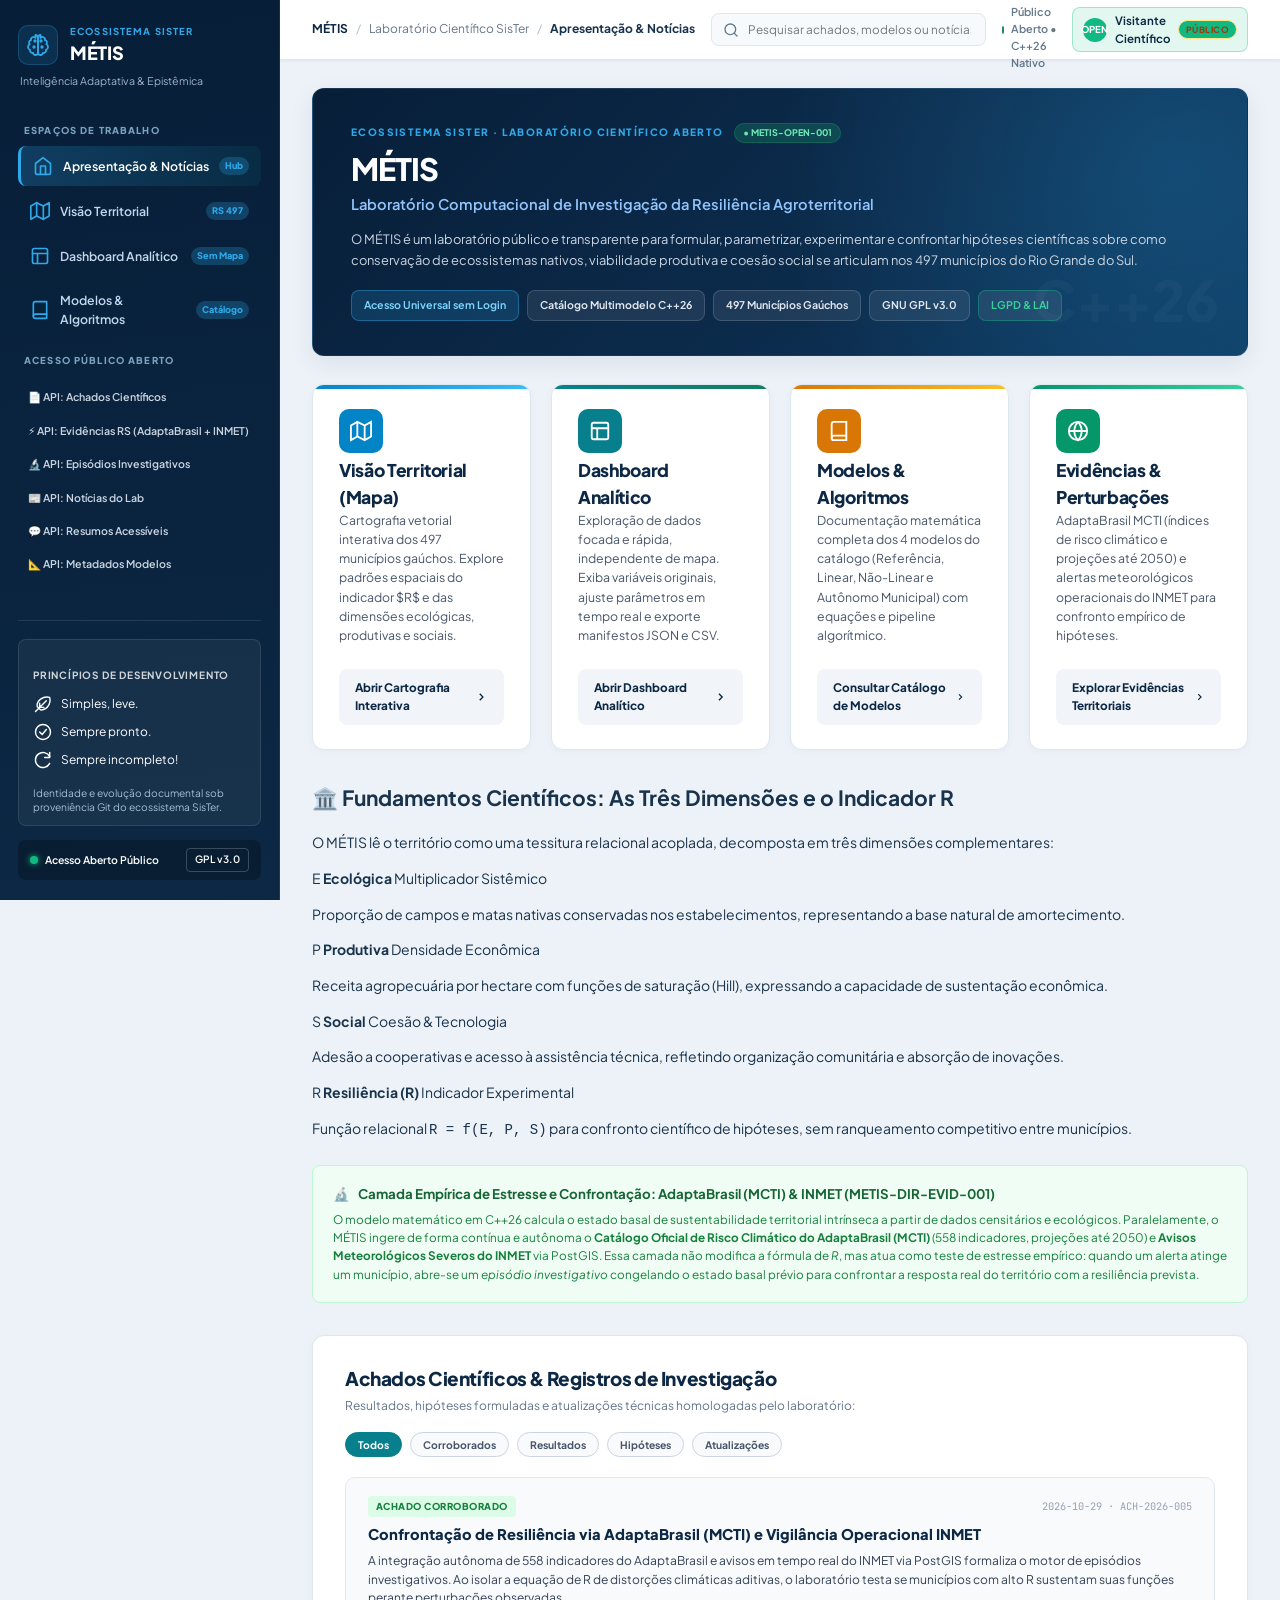
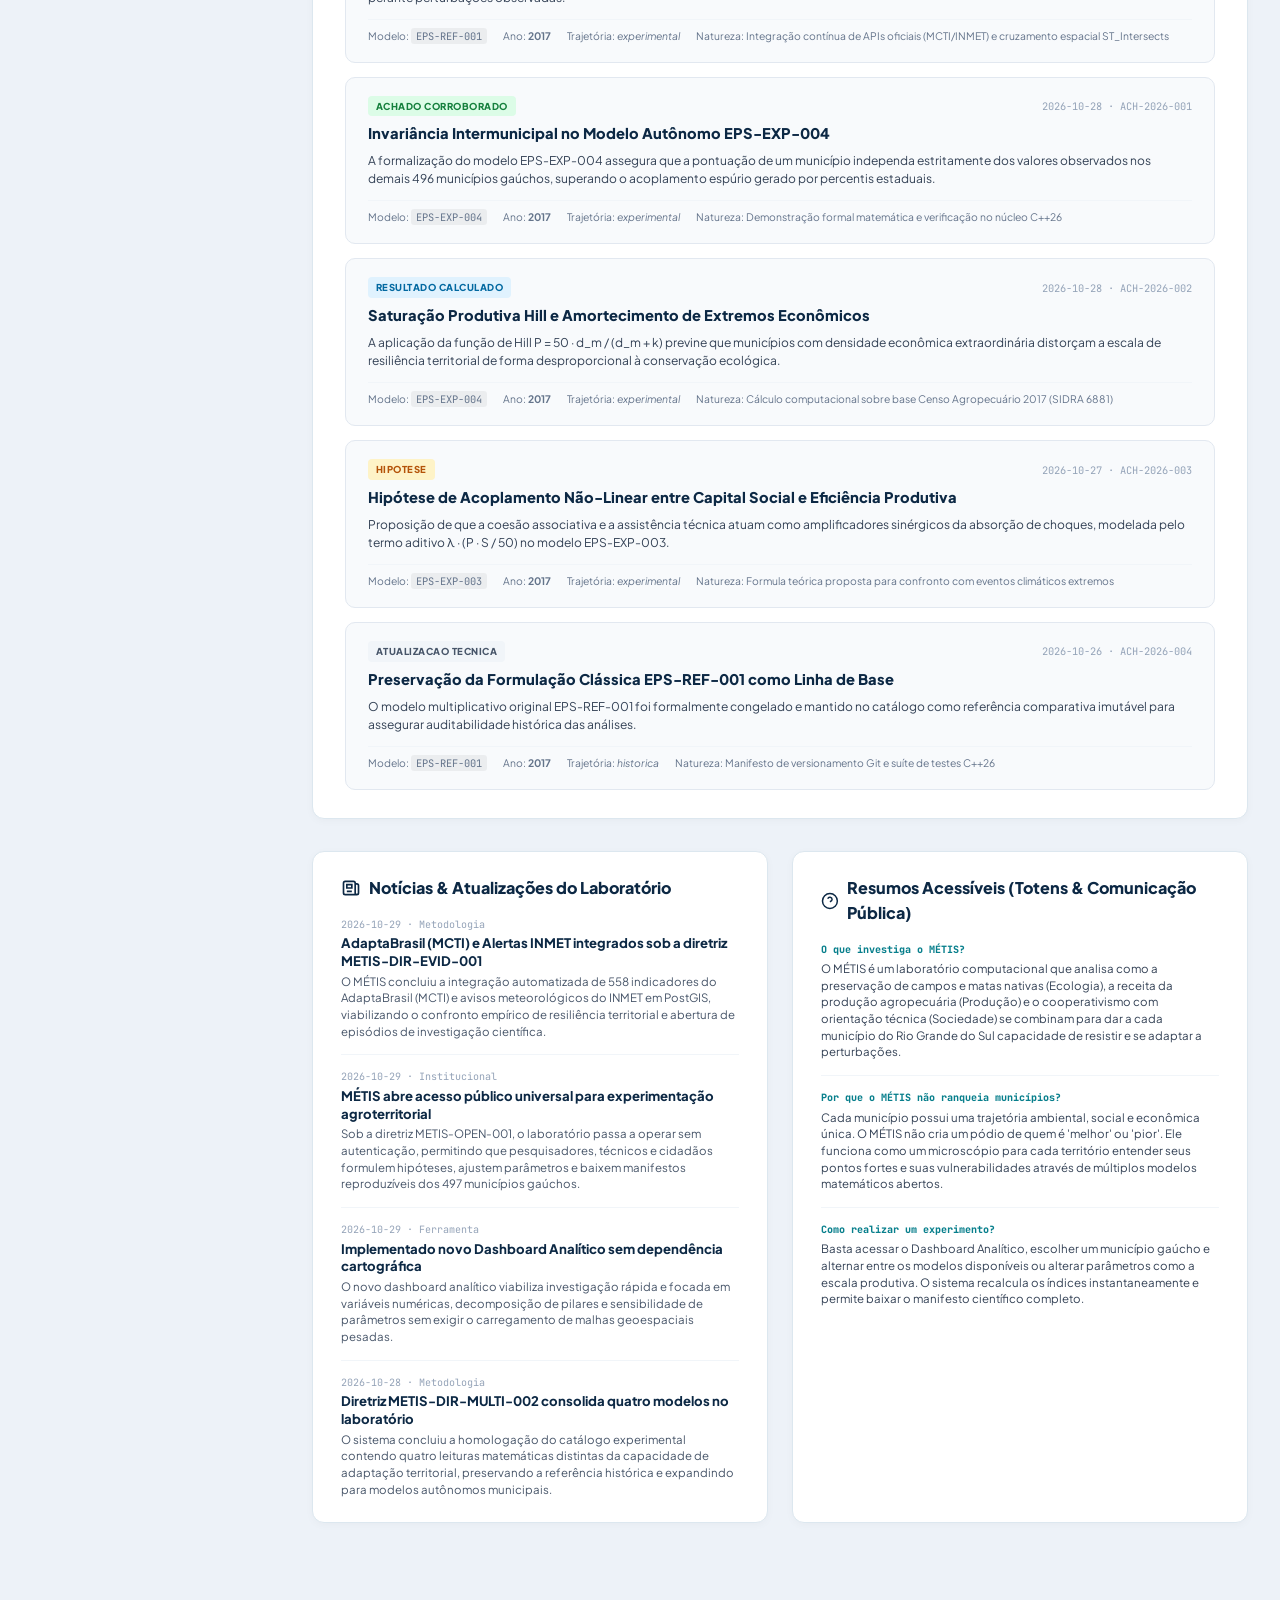
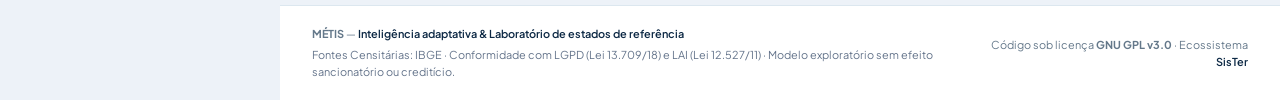
<file: web/index.html>
<!DOCTYPE html>
<html lang="pt-BR">
<head>
  <meta charset="utf-8"/>
  <meta name="viewport" content="width=device-width, initial-scale=1.0"/>
  <meta name="theme-color" content="#071e38"/>
  <meta name="description" content="MÉTIS — Laboratório científico público do Ecossistema SisTer para investigação da resiliência agroterritorial"/>
  <title>MÉTIS · Laboratório Científico Aberto &amp; Apresentação</title>
  <link rel="stylesheet" href="style.css"/>
  <style>
    /* ESTILOS DO PORTAL PÚBLICO MÉTIS */
    .portal-tools-grid {
      display: grid;
      grid-template-columns: repeat(4, 1fr);
      gap: 20px;
      margin-bottom: 32px;
    }
    .tool-gate-card {
      background: var(--surface);
      border: 1px solid var(--line);
      border-radius: 12px;
      padding: 24px 26px;
      display: flex;
      flex-direction: column;
      justify-content: space-between;
      gap: 16px;
      position: relative;
      overflow: hidden;
      transition: all 0.2s ease;
      box-shadow: 0 2px 8px rgba(0, 0, 0, 0.03);
    }
    .tool-gate-card:hover {
      border-color: var(--teal);
      transform: translateY(-3px);
      box-shadow: 0 8px 24px rgba(8, 127, 140, 0.12);
    }
    .tool-gate-card::before {
      content: "";
      position: absolute;
      top: 0; left: 0; right: 0;
      height: 4px;
    }
    .tool-gate-card.blue::before { background: linear-gradient(90deg, #0284c7, #38bdf8); }
    .tool-gate-card.teal::before { background: linear-gradient(90deg, #087f8c, #14805e); }
    .tool-gate-card.amber::before { background: linear-gradient(90deg, #d97706, #fbbf24); }
    .tool-gate-card.emerald::before { background: linear-gradient(90deg, #059669, #34d399); }

    .tool-icon-wrap {
      width: 44px;
      height: 44px;
      border-radius: 10px;
      display: flex;
      align-items: center;
      justify-content: center;
      color: #fff;
      margin-bottom: 4px;
    }
    .tool-icon-wrap.blue { background: #0284c7; }
    .tool-icon-wrap.teal { background: #087f8c; }
    .tool-icon-wrap.amber { background: #d97706; }
    .tool-icon-wrap.emerald { background: #059669; }

    .tool-gate-card h3 {
      font-size: 1.25rem;
      font-weight: 850;
      color: var(--navy);
      margin: 0;
      letter-spacing: -0.02em;
    }
    .tool-gate-card p {
      margin: 0;
      font-size: 0.88rem;
      color: #475569;
      line-height: 1.55;
    }
    .tool-action-btn {
      display: inline-flex;
      align-items: center;
      justify-content: space-between;
      width: 100%;
      background: #f1f5f9;
      color: var(--navy);
      text-decoration: none;
      font-size: 0.84rem;
      font-weight: 750;
      padding: 10px 16px;
      border-radius: 8px;
      transition: all 0.18s ease;
      margin-top: 8px;
    }
    .tool-action-btn:hover {
      background: var(--navy);
      color: #fff;
    }

    /* FEED DE ACHADOS CIENTÍFICOS */
    .findings-section {
      background: var(--surface);
      border: 1px solid var(--line);
      border-radius: 12px;
      padding: 28px 32px;
      margin-bottom: 32px;
      box-shadow: 0 2px 8px rgba(0, 0, 0, 0.03);
    }
    .findings-header {
      display: flex;
      align-items: center;
      justify-content: space-between;
      flex-wrap: wrap;
      gap: 16px;
      margin-bottom: 20px;
    }
    .findings-title-box h2 {
      margin: 0 0 4px;
      font-size: 1.35rem;
      font-weight: 850;
      color: var(--navy);
      letter-spacing: -0.02em;
    }
    .findings-title-box p {
      margin: 0;
      font-size: 0.86rem;
      color: #64748b;
    }
    .findings-filter-bar {
      display: flex;
      gap: 8px;
      flex-wrap: wrap;
    }
    .filter-pill-btn {
      background: #f8fafc;
      border: 1px solid #cbd5e1;
      border-radius: 999px;
      padding: 5px 12px;
      font-size: 0.74rem;
      font-weight: 700;
      color: #475569;
      cursor: pointer;
      transition: all 0.15s ease;
    }
    .filter-pill-btn.active, .filter-pill-btn:hover {
      background: var(--teal);
      border-color: var(--teal);
      color: #fff;
    }
    .findings-list {
      display: flex;
      flex-direction: column;
      gap: 14px;
    }
    .finding-card {
      background: #f8fafc;
      border: 1px solid #e2e8f0;
      border-radius: 10px;
      padding: 18px 22px;
      display: flex;
      flex-direction: column;
      gap: 8px;
      transition: all 0.15s ease;
    }
    .finding-card:hover {
      background: #ffffff;
      border-color: #cbd5e1;
      box-shadow: 0 4px 14px rgba(0, 0, 0, 0.04);
    }
    .finding-top-row {
      display: flex;
      align-items: center;
      justify-content: space-between;
      flex-wrap: wrap;
      gap: 8px;
    }
    .finding-badge {
      font-size: 0.68rem;
      font-weight: 800;
      padding: 3px 8px;
      border-radius: 4px;
      text-transform: uppercase;
      letter-spacing: 0.05em;
    }
    .finding-badge.achado_corroborado { background: #dcfce7; color: #15803d; }
    .finding-badge.resultado_calculado { background: #e0f2fe; color: #0369a1; }
    .finding-badge.hipotese { background: #fef3c7; color: #b45309; }
    .finding-badge.simulacao { background: #f3e8ff; color: #7e22ce; }
    .finding-badge.atualizacao_tecnica { background: #f1f5f9; color: #475569; }

    .finding-date {
      font-size: 0.74rem;
      color: #94a3b8;
      font-family: var(--font-mono);
    }
    .finding-title {
      margin: 0;
      font-size: 1.05rem;
      font-weight: 800;
      color: var(--navy);
      line-height: 1.35;
    }
    .finding-resumo {
      margin: 0;
      font-size: 0.86rem;
      color: #334155;
      line-height: 1.5;
    }
    .finding-meta-row {
      display: flex;
      align-items: center;
      gap: 16px;
      flex-wrap: wrap;
      font-size: 0.74rem;
      color: #64748b;
      margin-top: 4px;
      padding-top: 8px;
      border-top: 1px solid #f1f5f9;
    }
    .finding-meta-row code {
      font-family: var(--font-mono);
      background: rgba(0, 0, 0, 0.05);
      padding: 1px 5px;
      border-radius: 3px;
    }

    /* GRID DE NOTÍCIAS & RESUMOS */
    .portal-bottom-grid {
      display: grid;
      grid-template-columns: 1fr 1fr;
      gap: 24px;
      margin-bottom: 32px;
    }
    .bottom-box {
      background: var(--surface);
      border: 1px solid var(--line);
      border-radius: 12px;
      padding: 24px 28px;
      box-shadow: 0 2px 8px rgba(0, 0, 0, 0.03);
    }
    .bottom-box h3 {
      margin: 0 0 16px;
      font-size: 1.15rem;
      font-weight: 850;
      color: var(--navy);
      display: flex;
      align-items: center;
      gap: 8px;
    }
    .news-item {
      padding-bottom: 14px;
      margin-bottom: 14px;
      border-bottom: 1px solid #f1f5f9;
    }
    .news-item:last-child {
      border-bottom: none;
      margin-bottom: 0;
      padding-bottom: 0;
    }
    .news-date {
      font-size: 0.72rem;
      color: #94a3b8;
      font-family: var(--font-mono);
      margin-bottom: 2px;
    }
    .news-title {
      font-size: 0.94rem;
      font-weight: 750;
      color: var(--navy);
      margin: 0 0 4px;
      line-height: 1.35;
    }
    .news-desc {
      font-size: 0.82rem;
      color: #475569;
      line-height: 1.45;
      margin: 0;
    }

    @media (max-width: 1200px) {
      .portal-tools-grid { grid-template-columns: repeat(2, 1fr); }
    }
    @media (max-width: 768px) {
      .portal-tools-grid { grid-template-columns: 1fr; }
      .portal-bottom-grid { grid-template-columns: 1fr; }
    }
  </style>
<style>
/* Princípios SisTer: compromissos de desenvolvimento, independentes da saúde do serviço. */
.sister-principles{grid-column:1/-1;padding:16px 0;font:inherit;color:inherit}
.sister-principles-title{display:block;font-size:10px;font-weight:700;letter-spacing:.08em;opacity:.8}
.sister-principles-list{list-style:none!important;display:flex;flex-wrap:wrap;gap:10px 22px;margin:10px 0 0!important;padding:0!important}
.sister-principles-list li{display:flex!important;align-items:center;gap:8px;font-size:12px;line-height:1.5;color:inherit}
.sister-principles-list svg{display:block;width:20px!important;height:20px!important;flex:0 0 20px;fill:none!important;stroke:currentColor!important;stroke-width:1.7;stroke-linecap:round;stroke-linejoin:round}
aside .sister-principles-list{display:grid;gap:8px}
</style>
</head>
<body>

<div class="shell">
  <!-- SIDEBAR IDENTIDADE MORFO / SISTER-GIT -->
  <aside class="sidebar">
    <a class="brand" href="index.html" aria-label="MÉTIS Início">
      <div class="brand-logo-wrap">
        <svg viewBox="0 0 24 24" fill="none" stroke="currentColor" stroke-width="1.8" stroke-linecap="round" stroke-linejoin="round" aria-hidden="true">
          <path d="M9.5 2A2.5 2.5 0 0 1 12 4.5v15a2.5 2.5 0 0 1-4.96.44 2.5 2.5 0 0 1-2.96-3.08 3 3 0 0 1-.34-5.58 2.5 2.5 0 0 1 1.32-4.24 2.5 2.5 0 0 1 4.44-2.04z"/>
          <path d="M14.5 2A2.5 2.5 0 0 0 12 4.5v15a2.5 2.5 0 0 0 4.96.44 2.5 2.5 0 0 0 2.96-3.08 3 3 0 0 0 .34-5.58 2.5 2.5 0 0 0-1.32-4.24 2.5 2.5 0 0 0-4.44-2.04z"/>
          <circle cx="9" cy="8" r="0.75" fill="currentColor"/>
          <circle cx="15" cy="8" r="0.75" fill="currentColor"/>
          <circle cx="8" cy="14" r="0.75" fill="currentColor"/>
          <circle cx="16" cy="14" r="0.75" fill="currentColor"/>
        </svg>
      </div>
      <div class="brand-words">
        <span>Ecossistema SisTer</span>
        <strong>MÉTIS</strong>
      </div>
    </a>
    <p class="sidebar-subtitle">Inteligência Adaptativa &amp; Epistêmica</p>

    <div class="navlabel">ESPAÇOS DE TRABALHO</div>
    <nav id="sidebarNav" aria-label="Navegação">
      <a class="nav-item active" href="index.html">
        <span class="navico">
          <svg viewBox="0 0 24 24" fill="none" stroke="currentColor" stroke-width="2" stroke-linecap="round" stroke-linejoin="round">
            <path d="M3 9l9-7 9 7v11a2 2 0 0 1-2 2H5a2 2 0 0 1-2-2z"/>
            <polyline points="9 22 9 12 15 12 15 22"/>
          </svg>
        </span>
        <span class="navtxt">Apresentação &amp; Notícias</span>
        <span class="navtag">Hub</span>
      </a>
      <a class="nav-item" href="mapa.html">
        <span class="navico">
          <svg viewBox="0 0 24 24" fill="none" stroke="currentColor" stroke-width="2" stroke-linecap="round" stroke-linejoin="round">
            <polygon points="1 6 1 22 8 18 16 22 23 18 23 2 16 6 8 2 1 6"/>
            <line x1="8" y1="2" x2="8" y2="18"/>
            <line x1="16" y1="6" x2="16" y2="22"/>
          </svg>
        </span>
        <span class="navtxt">Visão Territorial</span>
        <span class="navtag">RS 497</span>
      </a>
      <a class="nav-item" href="dashboard.html">
        <span class="navico">
          <svg viewBox="0 0 24 24" fill="none" stroke="currentColor" stroke-width="2" stroke-linecap="round" stroke-linejoin="round">
            <rect x="3" y="3" width="18" height="18" rx="2" ry="2"/>
            <line x1="3" y1="9" x2="21" y2="9"/>
            <line x1="9" y1="21" x2="9" y2="9"/>
          </svg>
        </span>
        <span class="navtxt">Dashboard Analítico</span>
        <span class="navtag">Sem Mapa</span>
      </a>
      <a class="nav-item" href="modelos.html">
        <span class="navico">
          <svg viewBox="0 0 24 24" fill="none" stroke="currentColor" stroke-width="2" stroke-linecap="round" stroke-linejoin="round">
            <path d="M4 19.5A2.5 2.5 0 0 1 6.5 17H20"/>
            <path d="M6.5 2H20v20H6.5A2.5 2.5 0 0 1 4 19.5v-15A2.5 2.5 0 0 1 6.5 2z"/>
          </svg>
        </span>
        <span class="navtxt">Modelos &amp; Algoritmos</span>
        <span class="navtag">Catálogo</span>
      </a>
    </nav>

    <div class="navlabel">ACESSO PÚBLICO ABERTO</div>
    <div class="sidebar-model-nav">
      <a class="sidebar-doc-link" href="api/public/achados.json" target="_blank">
        <span>📄 API: Achados Científicos</span>
      </a>
      <a class="sidebar-doc-link" href="api/v1/evidencias/resumo" target="_blank">
        <span>⚡ API: Evidências RS (AdaptaBrasil + INMET)</span>
      </a>
      <a class="sidebar-doc-link" href="api/v1/inmet/historico" target="_blank">
        <span>🔬 API: Episódios Investigativos</span>
      </a>
      <a class="sidebar-doc-link" href="api/public/noticias.json" target="_blank">
        <span>📰 API: Notícias do Lab</span>
      </a>
      <a class="sidebar-doc-link" href="api/public/resumos.json" target="_blank">
        <span>💬 API: Resumos Acessíveis</span>
      </a>
      <a class="sidebar-doc-link" href="api/public/modelos.json" target="_blank">
        <span>📐 API: Metadados Modelos</span>
      </a>
    </div>

    <div class="sidebar-bottom">
      <div class="side-note">
        <section class="sister-principles" aria-label="Princípios de desenvolvimento"><span class="sister-principles-title">PRINCÍPIOS DE DESENVOLVIMENTO</span><ul class="sister-principles-list"><li><svg viewBox="0 0 24 24" width="20" height="20" aria-hidden="true"><path d="M20 4C12 2 4 8 5 15l4 4c7 1 13-7 11-15Z"/><path d="M3 21 16 8M8 16v-5m0 5h5"/></svg><span>Simples, leve.</span></li><li><svg viewBox="0 0 24 24" width="20" height="20" aria-hidden="true"><circle cx="12" cy="12" r="9"/><path d="m8 12 3 3 5-6"/></svg><span>Sempre pronto.</span></li><li><svg viewBox="0 0 24 24" width="20" height="20" aria-hidden="true"><path d="M20 8a9 9 0 1 0 0 8"/><path d="M20 3v6h-6"/></svg><span>Sempre incompleto!</span></li></ul></section>
        <p>Identidade e evolução documental sob proveniência Git do ecossistema SisTer.</p>
      </div>

      <div class="sidebar-auth">
        <div class="auth-badge-status">
          <span class="dot-auth" style="background: #10b981; box-shadow: 0 0 6px #10b981;"></span>
          <span>Acesso Aberto Público</span>
        </div>
        <span class="btn-auth-action">GPL v3.0</span>
      </div>
    </div>
  </aside>

  <!-- WORKSPACE PRINCIPAL -->
  <div class="workspace">
    <!-- TOPBAR ESTILO SISTER-GIT -->
    <header class="topbar">
      <div class="crumb">
        <a href="index.html" class="crumb-root">MÉTIS</a>
        <span class="crumb-slash">/</span>
        <span>Laboratório Científico SisTer</span>
        <span class="crumb-slash">/</span>
        <strong>Apresentação &amp; Notícias</strong>
      </div>

      <div class="topbar-search">
        <span class="search-icon">
          <svg viewBox="0 0 24 24" width="16" height="16" fill="none" stroke="currentColor" stroke-width="2" stroke-linecap="round" stroke-linejoin="round">
            <circle cx="11" cy="11" r="8"/>
            <line x1="21" y1="21" x2="16.65" y2="16.65"/>
          </svg>
        </span>
        <input type="text" id="portal-search-input" placeholder="Pesquisar achados, modelos ou notícias..." aria-label="Pesquisar achados, modelos ou notícias" autocomplete="off"/>
      </div>

      <div class="topbar-right">
        <div class="top-status">
          <span class="status-pulse"></span>
          <span>Acesso Público Aberto • C++26 Nativo</span>
        </div>

        <div class="user-badge-top" style="background: rgba(16, 185, 129, 0.12); border-color: rgba(16, 185, 129, 0.3);">
          <span class="user-avatar-tiny" style="background: #10b981;">OPEN</span>
          <span class="topbar-user-name">Visitante Científico</span>
          <span class="user-role-pill" style="background: #10b981;">PÚBLICO</span>
        </div>
      </div>
    </header>

    <!-- CONTEÚDO PRINCIPAL (DENTRO DE MAIN #APP) -->
    <main id="app">
      <!-- HERO INSTITUCIONAL DO MÉTIS -->
      <section class="hero-editorial" style="margin-bottom: 28px;">
        <div class="hero-left">
          <div class="hero-kicker-bar">
            <span class="hero-kicker">ECOSSISTEMA SISTER · LABORATÓRIO CIENTÍFICO ABERTO</span>
            <span class="hero-tag">• METIS-OPEN-001</span>
          </div>
          <h1 class="hero-title">MÉTIS</h1>
          <div class="hero-subtitle">Laboratório Computacional de Investigação da Resiliência Agroterritorial</div>
          <p class="hero-desc">
            O MÉTIS é um laboratório público e transparente para formular, parametrizar, experimentar e confrontar hipóteses científicas sobre como conservação de ecossistemas nativos, viabilidade produtiva e coesão social se articulam nos 497 municípios do Rio Grande do Sul.
          </p>
          <div class="hero-pills">
            <span class="hero-pill accent">Acesso Universal sem Login</span>
            <span class="hero-pill">Catálogo Multimodelo C++26</span>
            <span class="hero-pill">497 Municípios Gaúchos</span>
            <span class="hero-pill">GNU GPL v3.0</span>
            <span class="hero-pill" style="border-color: rgba(16, 185, 129, 0.4); color: #34d399;">LGPD &amp; LAI</span>
          </div>
        </div>
      </section>

      <!-- PORTAIS DE ACESSO ÀS TRÊS FERRAMENTAS -->
      <section class="portal-tools-grid" aria-label="Ferramentas Principais do Laboratório">
        <article class="tool-gate-card blue">
          <div>
            <div class="tool-icon-wrap blue">
              <svg width="22" height="22" viewBox="0 0 24 24" fill="none" stroke="currentColor" stroke-width="2"><polygon points="1 6 1 22 8 18 16 22 23 18 23 2 16 6 8 2 1 6"/><line x1="8" y1="2" x2="8" y2="18"/><line x1="16" y1="6" x2="16" y2="22"/></svg>
            </div>
            <h3>Visão Territorial (Mapa)</h3>
            <p>
              Cartografia vetorial interativa dos 497 municípios gaúchos. Explore padrões espaciais do indicador $R$ e das dimensões ecológicas, produtivas e sociais.
            </p>
          </div>
          <a href="mapa.html" class="tool-action-btn">
            <span>Abrir Cartografia Interativa</span>
            <svg width="16" height="16" viewBox="0 0 24 24" fill="none" stroke="currentColor" stroke-width="2.5"><polyline points="9 18 15 12 9 6"/></svg>
          </a>
        </article>

        <article class="tool-gate-card teal">
          <div>
            <div class="tool-icon-wrap teal">
              <svg width="22" height="22" viewBox="0 0 24 24" fill="none" stroke="currentColor" stroke-width="2"><rect x="3" y="3" width="18" height="18" rx="2" ry="2"/><line x1="3" y1="9" x2="21" y2="9"/><line x1="9" y1="21" x2="9" y2="9"/></svg>
            </div>
            <h3>Dashboard Analítico</h3>
            <p>
              Exploração de dados focada e rápida, independente de mapa. Exiba variáveis originais, ajuste parâmetros em tempo real e exporte manifestos JSON e CSV.
            </p>
          </div>
          <a href="dashboard.html" class="tool-action-btn">
            <span>Abrir Dashboard Analítico</span>
            <svg width="16" height="16" viewBox="0 0 24 24" fill="none" stroke="currentColor" stroke-width="2.5"><polyline points="9 18 15 12 9 6"/></svg>
          </a>
        </article>

        <article class="tool-gate-card amber">
          <div>
            <div class="tool-icon-wrap amber">
              <svg width="22" height="22" viewBox="0 0 24 24" fill="none" stroke="currentColor" stroke-width="2"><path d="M4 19.5A2.5 2.5 0 0 1 6.5 17H20"/><path d="M6.5 2H20v20H6.5A2.5 2.5 0 0 1 4 19.5v-15A2.5 2.5 0 0 1 6.5 2z"/></svg>
            </div>
            <h3>Modelos &amp; Algoritmos</h3>
            <p>
              Documentação matemática completa dos 4 modelos do catálogo (Referência, Linear, Não-Linear e Autônomo Municipal) com equações e pipeline algorítmico.
            </p>
          </div>
          <a href="modelos.html" class="tool-action-btn">
            <span>Consultar Catálogo de Modelos</span>
            <svg width="16" height="16" viewBox="0 0 24 24" fill="none" stroke="currentColor" stroke-width="2.5"><polyline points="9 18 15 12 9 6"/></svg>
          </a>
        </article>

        <article class="tool-gate-card emerald">
          <div>
            <div class="tool-icon-wrap emerald">
              <svg width="22" height="22" viewBox="0 0 24 24" fill="none" stroke="currentColor" stroke-width="2"><circle cx="12" cy="12" r="10"/><path d="M12 2a14.5 14.5 0 0 0 0 20 14.5 14.5 0 0 0 0-20"/><path d="M2 12h20"/></svg>
            </div>
            <h3>Evidências &amp; Perturbações</h3>
            <p>
              AdaptaBrasil MCTI (índices de risco climático e projeções até 2050) e alertas meteorológicos operacionais do INMET para confronto empírico de hipóteses.
            </p>
          </div>
          <a href="mapa.html" class="tool-action-btn">
            <span>Explorar Evidências Territoriais</span>
            <svg width="16" height="16" viewBox="0 0 24 24" fill="none" stroke="currentColor" stroke-width="2.5"><polyline points="9 18 15 12 9 6"/></svg>
          </a>
        </article>
      </section>

      <!-- OS 4 ELEMENTOS CONCEITUAIS DO MÉTIS -->
      <section class="doc-section-card" style="margin-bottom: 32px;">
        <h2 class="doc-section-title">
          <span>🏛️</span>
          <span>Fundamentos Científicos: As Três Dimensões e o Indicador R</span>
        </h2>
        <p class="doc-section-subtitle">
          O MÉTIS lê o território como uma tessitura relacional acoplada, decomposta em três dimensões complementares:
        </p>

        <div class="transparency-four-elements">
          <div class="elem-box">
            <span class="elem-num">E</span>
            <strong class="elem-name">Ecológica</strong>
            <span class="elem-role">Multiplicador Sistêmico</span>
            <p>Proporção de campos e matas nativas conservadas nos estabelecimentos, representando a base natural de amortecimento.</p>
          </div>
          <div class="elem-box">
            <span class="elem-num">P</span>
            <strong class="elem-name">Produtiva</strong>
            <span class="elem-role">Densidade Econômica</span>
            <p>Receita agropecuária por hectare com funções de saturação (Hill), expressando a capacidade de sustentação econômica.</p>
          </div>
          <div class="elem-box">
            <span class="elem-num">S</span>
            <strong class="elem-name">Social</strong>
            <span class="elem-role">Coesão &amp; Tecnologia</span>
            <p>Adesão a cooperativas e acesso à assistência técnica, refletindo organização comunitária e absorção de inovações.</p>
          </div>
          <div class="elem-box">
            <span class="elem-num">R</span>
            <strong class="elem-name">Resiliência (R)</strong>
            <span class="elem-role">Indicador Experimental</span>
            <p>Função relacional <code>R = f(E, P, S)</code> para confronto científico de hipóteses, sem ranqueamento competitivo entre municípios.</p>
          </div>
        </div>

        <div style="margin-top: 24px; padding: 18px 20px; background: #f0fdf4; border: 1px solid #bbf7d0; border-radius: 8px;">
          <h4 style="margin: 0 0 6px; color: #166534; font-size: 0.95rem; display: flex; align-items: center; gap: 8px;">
            <span>🔬</span>
            <span>Camada Empírica de Estresse e Confrontação: AdaptaBrasil (MCTI) &amp; INMET (METIS-DIR-EVID-001)</span>
          </h4>
          <p style="margin: 0; font-size: 0.84rem; color: #15803d; line-height: 1.55;">
            O modelo matemático em C++26 calcula o estado basal de sustentabilidade territorial intrínseca a partir de dados censitários e ecológicos. Paralelamente, o MÉTIS ingere de forma contínua e autônoma o <strong>Catálogo Oficial de Risco Climático do AdaptaBrasil (MCTI)</strong> (558 indicadores, projeções até 2050) e <strong>Avisos Meteorológicos Severos do INMET</strong> via PostGIS. Essa camada não modifica a fórmula de <em>R</em>, mas atua como teste de estresse empírico: quando um alerta atinge um município, abre-se um <em>episódio investigativo</em> congelando o estado basal prévio para confrontar a resposta real do território com a resiliência prevista.
          </p>
        </div>
      </section>

      <!-- SEÇÃO DINÂMICA DE ACHADOS CIENTÍFICOS (METIS-OPEN-001) -->
      <section class="findings-section" id="achados">
        <div class="findings-header">
          <div class="findings-title-box">
            <h2>Achados Científicos &amp; Registros de Investigação</h2>
            <p>Resultados, hipóteses formuladas e atualizações técnicas homologadas pelo laboratório:</p>
          </div>
          <div class="findings-filter-bar">
            <button type="button" class="filter-pill-btn active" data-cat="todos">Todos</button>
            <button type="button" class="filter-pill-btn" data-cat="achado_corroborado">Corroborados</button>
            <button type="button" class="filter-pill-btn" data-cat="resultado_calculado">Resultados</button>
            <button type="button" class="filter-pill-btn" data-cat="hipotese">Hipóteses</button>
            <button type="button" class="filter-pill-btn" data-cat="atualizacao_tecnica">Atualizações</button>
          </div>
        </div>

        <div class="findings-list" id="findings-container">
          <p style="color: #64748b; font-size: 0.88rem; padding: 20px; text-align: center;">Carregando achados científicos...</p>
        </div>
      </section>

      <!-- GRID INFERIOR: NOTÍCIAS & RESUMOS ACESSÍVEIS (TOTENS) -->
      <section class="portal-bottom-grid">
        <!-- NOTÍCIAS INSTITUCIONAIS -->
        <article class="bottom-box">
          <h3>
            <svg width="20" height="20" viewBox="0 0 24 24" fill="none" stroke="currentColor" stroke-width="2"><path d="M19 20H5a2 2 0 0 1-2-2V6a2 2 0 0 1 2-2h10a2 2 0 0 1 2 2v1m2 13a2 2 0 0 1-2-2V7m2 13a2 2 0 0 0 2-2V9a2 2 0 0 0-2-2h-2m-4-3H9M7 16h6M7 8h6v4H7V8z"/></svg>
            <span>Notícias &amp; Atualizações do Laboratório</span>
          </h3>
          <div id="news-container">
            <p style="color: #64748b; font-size: 0.84rem;">Carregando notícias...</p>
          </div>
        </article>

        <!-- RESUMOS EM LINGUAGEM ACESSÍVEL (TOTENS DIGITAIS) -->
        <article class="bottom-box">
          <h3>
            <svg width="20" height="20" viewBox="0 0 24 24" fill="none" stroke="currentColor" stroke-width="2"><circle cx="12" cy="12" r="10"/><path d="M9.09 9a3 3 0 0 1 5.83 1c0 2-3 3-3 3"/><line x1="12" y1="17" x2="12.01" y2="17"/></svg>
            <span>Resumos Acessíveis (Totens &amp; Comunicação Pública)</span>
          </h3>
          <div id="summaries-container">
            <p style="color: #64748b; font-size: 0.84rem;">Carregando resumos explicativos...</p>
          </div>
        </article>
      </section>
    </main>

    <!-- FOOTER SISTER-GIT -->
    <footer class="app-footer">
      <div>
        <strong>MÉTIS</strong> — <em>Inteligência adaptativa &amp; Laboratório de estados de referência</em>
        <div style="font-size: 0.78rem; color: #64748b; margin-top: 4px;">
          Fontes Censitárias: IBGE · Conformidade com LGPD (Lei 13.709/18) e LAI (Lei 12.527/11) · Modelo exploratório sem efeito sancionatório ou creditício.
        </div>
      </div>
      <div style="text-align: right;">
        Código sob licença <strong>GNU GPL v3.0</strong> · Ecossistema <em>SisTer</em>
      </div>
    </footer>
  </div>
</div>

<script>
  // Script da Página Inicial: consome a API pública estática
  async function loadPublicData() {
    // 1. Carregar Achados Científicos
    try {
      const rAch = await fetch('api/public/achados.json');
      if (rAch.ok) {
        const data = await rAch.json();
        window.metisAchados = data.achados || [];
        renderAchados('todos');
      }
    } catch (e) {
      console.warn('Erro ao carregar achados:', e);
    }

    // 2. Carregar Notícias
    try {
      const rNot = await fetch('api/public/noticias.json');
      if (rNot.ok) {
        const data = await rNot.json();
        const c = document.getElementById('news-container');
        if (c && data.noticias) {
          c.innerHTML = data.noticias.map(n => `
            <div class="news-item">
              <div class="news-date">${n.data} · ${n.categoria}</div>
              <h4 class="news-title">${n.titulo}</h4>
              <p class="news-desc">${n.resumo}</p>
            </div>
          `).join('');
        }
      }
    } catch (e) {
      console.warn('Erro ao carregar notícias:', e);
    }

    // 3. Carregar Resumos
    try {
      const rRes = await fetch('api/public/resumos.json');
      if (rRes.ok) {
        const data = await rRes.json();
        const c = document.getElementById('summaries-container');
        if (c && data.resumos) {
          c.innerHTML = data.resumos.map(s => `
            <div class="news-item">
              <div class="news-date" style="color: var(--teal); font-weight: 750;">${s.topico}</div>
              <p class="news-desc" style="color: #334155; margin-top: 4px;">${s.texto_acessivel}</p>
            </div>
          `).join('');
        }
      }
    } catch (e) {
      console.warn('Erro ao carregar resumos:', e);
    }

    // Filtros de Achados
    document.querySelectorAll('.filter-pill-btn').forEach(btn => {
      btn.addEventListener('click', () => {
        document.querySelectorAll('.filter-pill-btn').forEach(b => b.classList.remove('active'));
        btn.classList.add('active');
        renderAchados(btn.dataset.cat);
      });
    });

    // Busca textual
    document.getElementById('portal-search-input')?.addEventListener('input', e => {
      const q = e.target.value.toLowerCase().trim();
      renderAchados('todos', q);
    });
  }

  function escapeHtml(str) {
    if (str == null) return '';
    return String(str)
      .replace(/&/g, '&amp;')
      .replace(/</g, '&lt;')
      .replace(/>/g, '&gt;')
      .replace(/"/g, '&quot;')
      .replace(/'/g, '&#39;');
  }

  function renderAchados(cat, query = '') {
    const c = document.getElementById('findings-container');
    if (!c || !window.metisAchados) return;

    let list = window.metisAchados;
    if (cat !== 'todos') {
      list = list.filter(a => a.categoria === cat);
    }
    if (query) {
      list = list.filter(a => a.titulo.toLowerCase().includes(query) || a.resumo.toLowerCase().includes(query));
    }

    if (!list.length) {
      c.innerHTML = '<p style="color: #94a3b8; text-align: center; padding: 20px;">Nenhum achado registrado nesta categoria.</p>';
      return;
    }

    c.innerHTML = list.map(a => `
      <article class="finding-card">
        <div class="finding-top-row">
          <span class="finding-badge ${escapeHtml(a.categoria)}">${escapeHtml(a.categoria.replace('_', ' '))}</span>
          <span class="finding-date">${escapeHtml(a.data)} · ${escapeHtml(a.id)}</span>
        </div>
        <h3 class="finding-title">${escapeHtml(a.titulo)}</h3>
        <p class="finding-resumo">${escapeHtml(a.resumo)}</p>
        <div class="finding-meta-row">
          <span>Modelo: <code>${escapeHtml(a.modelo)}</code></span>
          <span>Ano: <strong>${escapeHtml(a.ano_referencia)}</strong></span>
          <span>Trajetória: <em>${escapeHtml(a.trajetoria)}</em></span>
          <span>Natureza: ${escapeHtml(a.natureza_evidencia)}</span>
        </div>
      </article>
    `).join('');
  }

  document.addEventListener('DOMContentLoaded', loadPublicData);
</script>
</body>
</html>
</file>
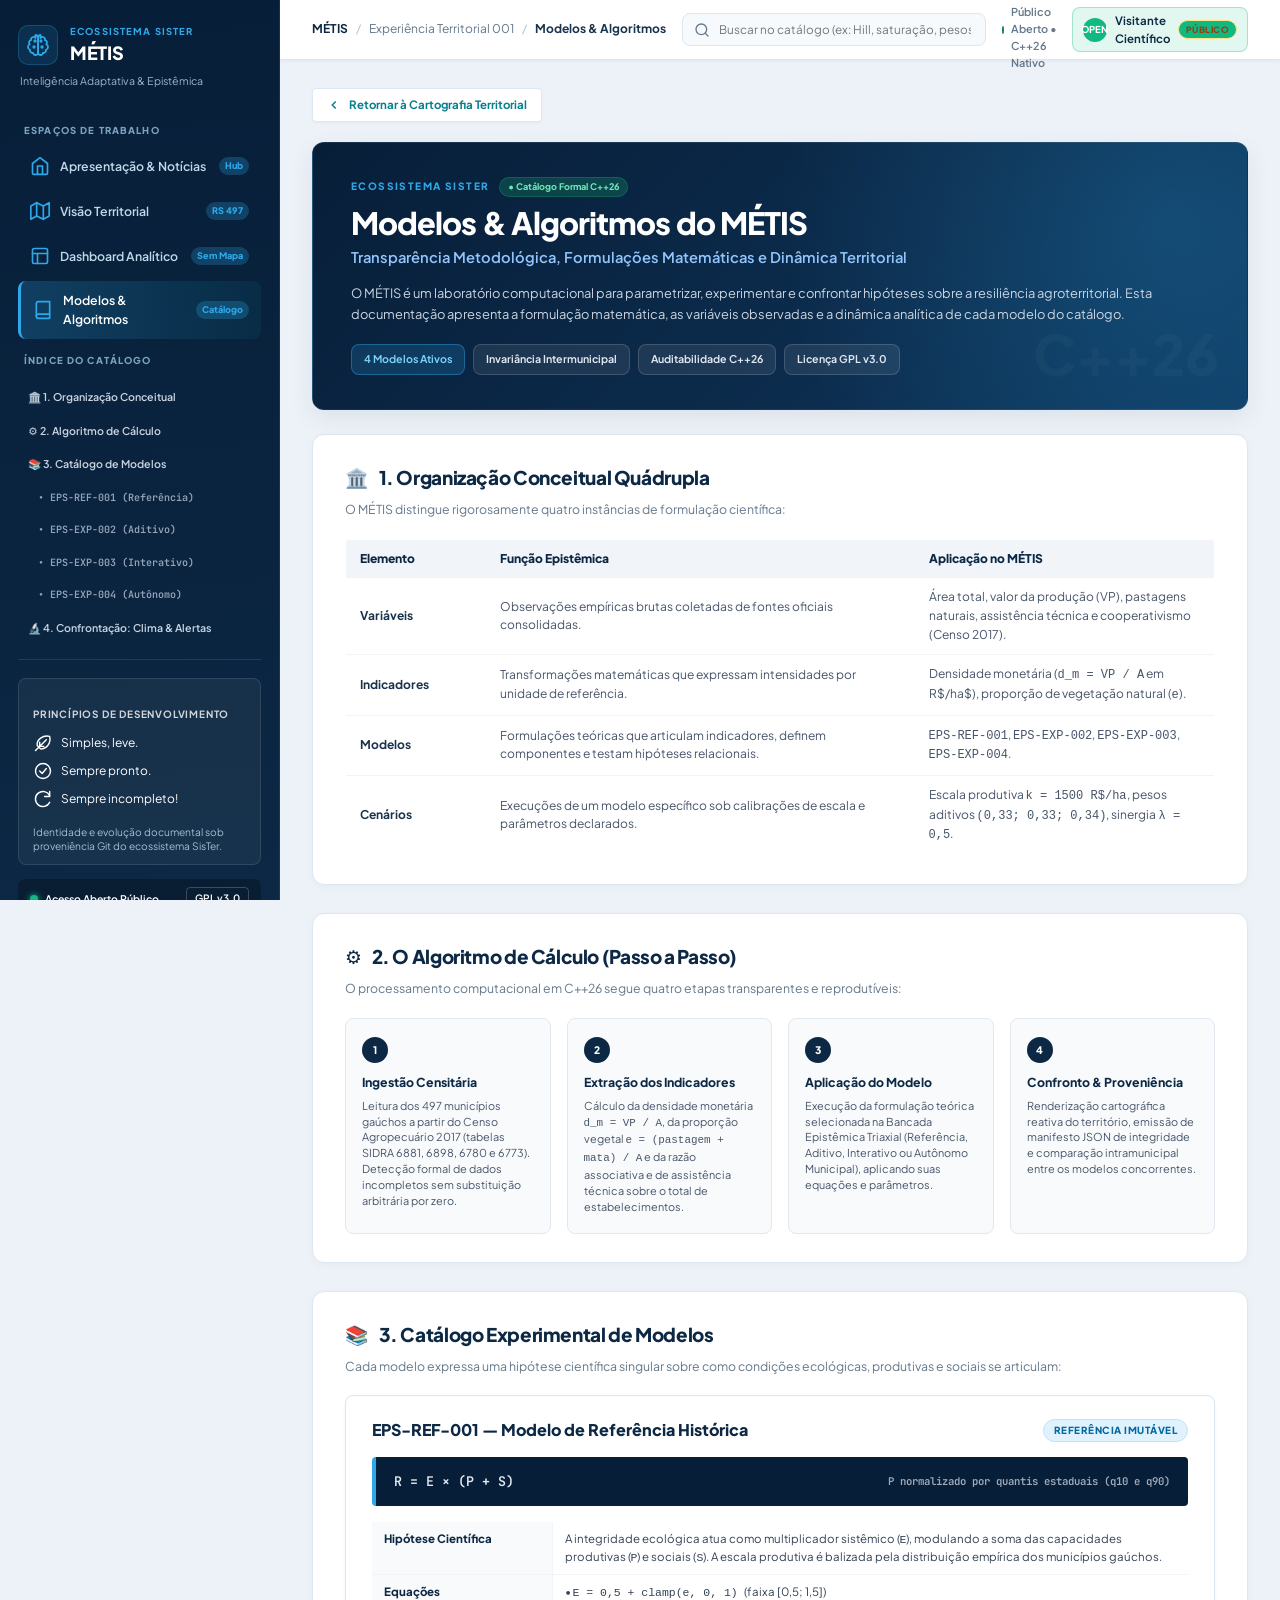
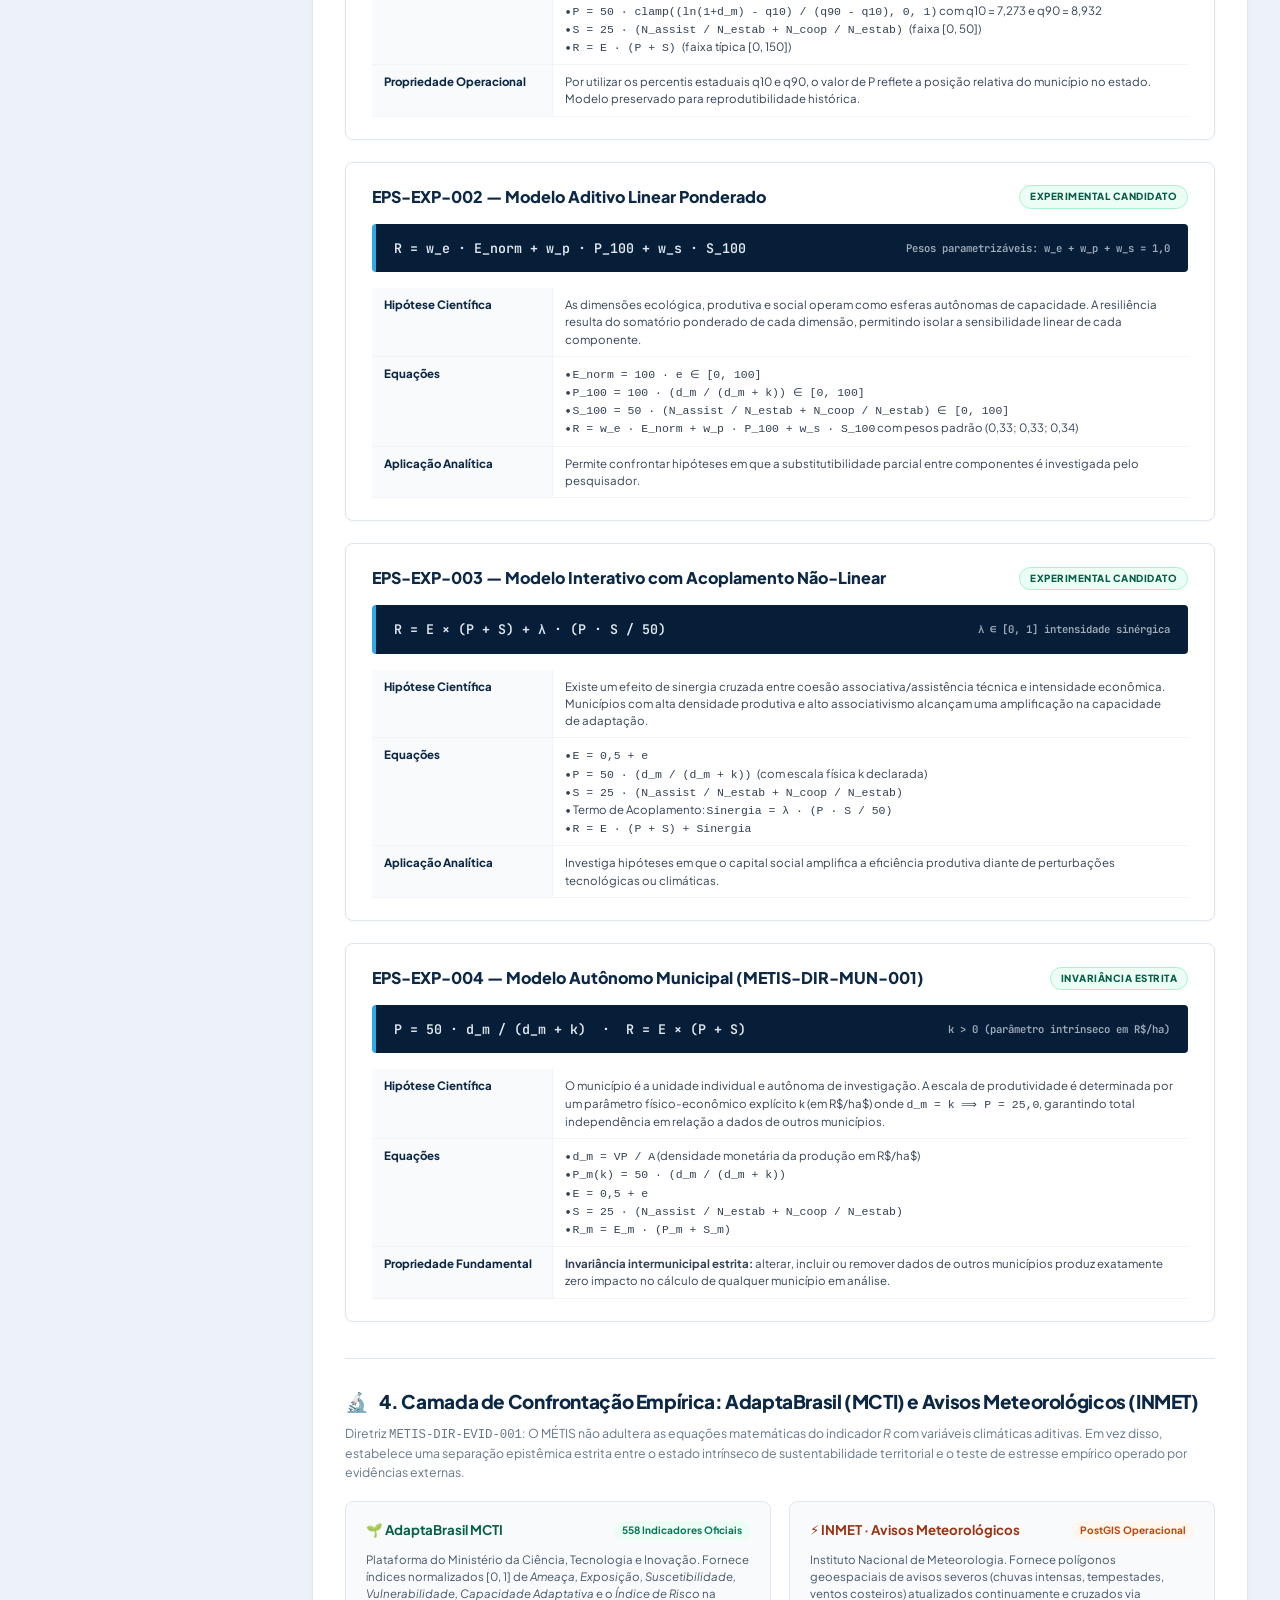
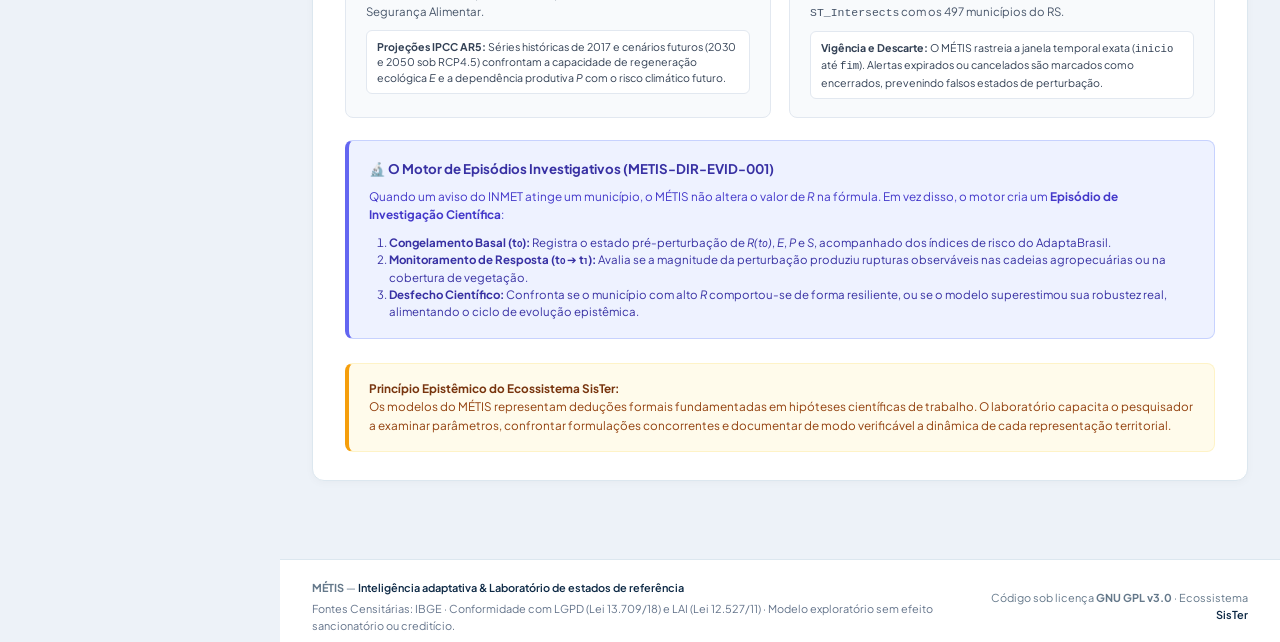
<file: web/modelos.html>
<!DOCTYPE html>
<html lang="pt-BR">
<head>
  <meta charset="utf-8"/>
  <meta name="viewport" content="width=device-width, initial-scale=1.0"/>
  <meta name="theme-color" content="#071e38"/>
  <meta name="description" content="MÉTIS — Transparência algorítmica, formulações matemáticas e catálogo de modelos do laboratório agroterritorial"/>
  <title>MÉTIS · Modelos Teóricos &amp; Algoritmos</title>
  <link rel="stylesheet" href="style.css"/>
  <style>
    /* COMPONENTES DOCUMENTAIS INTEGRADOS AO WORKSPACE */
    .doc-nav-bar {
      display: flex;
      align-items: center;
      justify-content: space-between;
      margin-bottom: 20px;
    }
    .doc-header-back {
      display: inline-flex;
      align-items: center;
      gap: 8px;
      font-size: 0.82rem;
      font-weight: 700;
      color: var(--teal);
      padding: 7px 14px;
      background: var(--surface);
      border: 1px solid var(--line);
      border-radius: var(--radius-sm);
      text-decoration: none;
      transition: all 0.15s ease;
      box-shadow: 0 1px 3px rgba(0, 0, 0, 0.04);
    }
    .doc-header-back:hover {
      background: #f1f5f9;
      color: var(--navy);
      text-decoration: none;
      transform: translateX(-2px);
    }
    .doc-section-card {
      background: var(--surface);
      border: 1px solid var(--line);
      border-radius: 12px;
      padding: 28px 32px;
      margin-bottom: 28px;
      box-shadow: 0 2px 8px rgba(0, 0, 0, 0.03);
    }
    .doc-section-title {
      font-size: 1.35rem;
      font-weight: 800;
      color: var(--navy);
      margin: 0 0 8px;
      display: flex;
      align-items: center;
      gap: 10px;
      letter-spacing: -0.02em;
    }
    .doc-section-subtitle {
      font-size: 0.88rem;
      color: var(--muted);
      margin: 0 0 20px;
      line-height: 1.5;
    }
    .pipeline-grid {
      display: grid;
      grid-template-columns: repeat(4, 1fr);
      gap: 16px;
      margin-top: 18px;
    }
    .pipeline-step {
      background: #f8fafc;
      border: 1px solid #e2e8f0;
      border-radius: var(--radius-md);
      padding: 18px 16px;
      position: relative;
      transition: all 0.2s ease;
    }
    .pipeline-step:hover {
      background: #ffffff;
      border-color: #cbd5e1;
      transform: translateY(-2px);
      box-shadow: 0 4px 12px rgba(0, 0, 0, 0.04);
    }
    .step-number {
      display: inline-flex;
      align-items: center;
      justify-content: center;
      width: 26px;
      height: 26px;
      border-radius: 50%;
      background: var(--navy);
      color: #fff;
      font-size: 0.74rem;
      font-weight: 800;
      margin-bottom: 10px;
    }
    .step-title {
      font-size: 0.88rem;
      font-weight: 750;
      color: var(--navy);
      margin-bottom: 6px;
    }
    .step-desc {
      font-size: 0.78rem;
      color: #475569;
      line-height: 1.45;
      margin: 0;
    }
    .model-detail-grid {
      display: grid;
      grid-template-columns: 1fr;
      gap: 22px;
      margin-top: 20px;
    }
    .model-box {
      border: 1px solid var(--line);
      border-radius: var(--radius-md);
      background: #ffffff;
      padding: 22px 26px;
      box-shadow: 0 1px 4px rgba(0, 0, 0, 0.03);
      transition: transform 0.15s ease, box-shadow 0.15s ease;
    }
    .model-box:hover {
      box-shadow: 0 6px 16px rgba(0, 0, 0, 0.06);
      border-color: rgba(46, 168, 232, 0.4);
    }
    .model-box-header {
      display: flex;
      align-items: center;
      justify-content: space-between;
      margin-bottom: 14px;
      flex-wrap: wrap;
      gap: 10px;
    }
    .model-box-title {
      font-size: 1.15rem;
      font-weight: 800;
      color: var(--navy);
      margin: 0;
    }
    .model-badge {
      font-size: 0.70rem;
      font-weight: 800;
      padding: 3px 10px;
      border-radius: 999px;
      text-transform: uppercase;
      letter-spacing: 0.05em;
    }
    .model-badge.ref {
      background: #e0f2fe;
      color: #0369a1;
      border: 1px solid #bae6fd;
    }
    .model-badge.exp {
      background: #ecfdf5;
      color: #065f46;
      border: 1px solid #a7f3d0;
    }
    .model-formula-callout {
      background: #071e38;
      color: #e2e8f0;
      padding: 14px 18px;
      border-radius: var(--radius-sm);
      font-family: var(--font-mono);
      font-size: 0.95rem;
      font-weight: 600;
      margin: 12px 0 16px;
      border-left: 4px solid var(--sky);
      display: flex;
      align-items: center;
      justify-content: space-between;
      flex-wrap: wrap;
      gap: 10px;
    }
    .model-table {
      width: 100%;
      border-collapse: collapse;
      font-size: 0.82rem;
      margin-top: 10px;
    }
    .model-table td {
      padding: 8px 12px;
      border-bottom: 1px solid #f1f5f9;
      vertical-align: top;
    }
    .model-table td:first-child {
      font-weight: 750;
      color: var(--navy);
      width: 180px;
      background: #f8fafc;
      border-right: 1px solid #f1f5f9;
    }
    .model-table td:last-child {
      color: #334155;
      line-height: 1.5;
    }
    .disclaimer-box {
      background: #fffbeb;
      border: 1px solid #fef3c7;
      border-left: 4px solid #f59e0b;
      padding: 16px 20px;
      border-radius: var(--radius-md);
      margin-top: 24px;
      color: #92400e;
      font-size: 0.84rem;
      line-height: 1.55;
    }
    .disclaimer-box strong {
      color: #78350f;
    }
    @media (max-width: 900px) {
      .pipeline-grid {
        grid-template-columns: 1fr 1fr;
      }
    }
    @media (max-width: 600px) {
      .pipeline-grid {
        grid-template-columns: 1fr;
      }
      .doc-section-card {
        padding: 20px 16px;
      }
    }
  </style>
<style>
/* Princípios SisTer: compromissos de desenvolvimento, independentes da saúde do serviço. */
.sister-principles{grid-column:1/-1;padding:16px 0;font:inherit;color:inherit}
.sister-principles-title{display:block;font-size:10px;font-weight:700;letter-spacing:.08em;opacity:.8}
.sister-principles-list{list-style:none!important;display:flex;flex-wrap:wrap;gap:10px 22px;margin:10px 0 0!important;padding:0!important}
.sister-principles-list li{display:flex!important;align-items:center;gap:8px;font-size:12px;line-height:1.5;color:inherit}
.sister-principles-list svg{display:block;width:20px!important;height:20px!important;flex:0 0 20px;fill:none!important;stroke:currentColor!important;stroke-width:1.7;stroke-linecap:round;stroke-linejoin:round}
aside .sister-principles-list{display:grid;gap:8px}
</style>
</head>
<body>

<div class="shell">
  <!-- SIDEBAR IDENTIDADE MORFO / SISTER-GIT -->
  <aside class="sidebar">
    <a class="brand" href="index.html" aria-label="MÉTIS Início">
      <div class="brand-logo-wrap">
        <svg viewBox="0 0 24 24" fill="none" stroke="currentColor" stroke-width="1.8" stroke-linecap="round" stroke-linejoin="round" aria-hidden="true">
          <path d="M9.5 2A2.5 2.5 0 0 1 12 4.5v15a2.5 2.5 0 0 1-4.96.44 2.5 2.5 0 0 1-2.96-3.08 3 3 0 0 1-.34-5.58 2.5 2.5 0 0 1 1.32-4.24 2.5 2.5 0 0 1 4.44-2.04z"/>
          <path d="M14.5 2A2.5 2.5 0 0 0 12 4.5v15a2.5 2.5 0 0 0 4.96.44 2.5 2.5 0 0 0 2.96-3.08 3 3 0 0 0 .34-5.58 2.5 2.5 0 0 0-1.32-4.24 2.5 2.5 0 0 0-4.44-2.04z"/>
          <circle cx="9" cy="8" r="0.75" fill="currentColor"/>
          <circle cx="15" cy="8" r="0.75" fill="currentColor"/>
          <circle cx="8" cy="14" r="0.75" fill="currentColor"/>
          <circle cx="16" cy="14" r="0.75" fill="currentColor"/>
        </svg>
      </div>
      <div class="brand-words">
        <span>Ecossistema SisTer</span>
        <strong>MÉTIS</strong>
      </div>
    </a>
    <p class="sidebar-subtitle">Inteligência Adaptativa &amp; Epistêmica</p>

    <div class="navlabel">ESPAÇOS DE TRABALHO</div>
    <nav id="sidebarNav" aria-label="Navegação">
      <a class="nav-item" href="index.html">
        <span class="navico">
          <svg viewBox="0 0 24 24" fill="none" stroke="currentColor" stroke-width="2" stroke-linecap="round" stroke-linejoin="round">
            <path d="M3 9l9-7 9 7v11a2 2 0 0 1-2 2H5a2 2 0 0 1-2-2z"/>
            <polyline points="9 22 9 12 15 12 15 22"/>
          </svg>
        </span>
        <span class="navtxt">Apresentação &amp; Notícias</span>
        <span class="navtag">Hub</span>
      </a>
      <a class="nav-item" href="mapa.html">
        <span class="navico">
          <svg viewBox="0 0 24 24" fill="none" stroke="currentColor" stroke-width="2" stroke-linecap="round" stroke-linejoin="round">
            <polygon points="1 6 1 22 8 18 16 22 23 18 23 2 16 6 8 2 1 6"/>
            <line x1="8" y1="2" x2="8" y2="18"/>
            <line x1="16" y1="6" x2="16" y2="22"/>
          </svg>
        </span>
        <span class="navtxt">Visão Territorial</span>
        <span class="navtag">RS 497</span>
      </a>
      <a class="nav-item" href="dashboard.html">
        <span class="navico">
          <svg viewBox="0 0 24 24" fill="none" stroke="currentColor" stroke-width="2" stroke-linecap="round" stroke-linejoin="round">
            <rect x="3" y="3" width="18" height="18" rx="2" ry="2"/>
            <line x1="3" y1="9" x2="21" y2="9"/>
            <line x1="9" y1="21" x2="9" y2="9"/>
          </svg>
        </span>
        <span class="navtxt">Dashboard Analítico</span>
        <span class="navtag">Sem Mapa</span>
      </a>
      <a class="nav-item active" href="modelos.html">
        <span class="navico">
          <svg viewBox="0 0 24 24" fill="none" stroke="currentColor" stroke-width="2" stroke-linecap="round" stroke-linejoin="round">
            <path d="M4 19.5A2.5 2.5 0 0 1 6.5 17H20"/>
            <path d="M6.5 2H20v20H6.5A2.5 2.5 0 0 1 4 19.5v-15A2.5 2.5 0 0 1 6.5 2z"/>
          </svg>
        </span>
        <span class="navtxt">Modelos &amp; Algoritmos</span>
        <span class="navtag">Catálogo</span>
      </a>
    </nav>

    <div class="navlabel">ÍNDICE DO CATÁLOGO</div>
    <div class="sidebar-model-nav">
      <a class="sidebar-doc-link" href="#organizacao">
        <span>🏛️ 1. Organização Conceitual</span>
      </a>
      <a class="sidebar-doc-link" href="#algoritmo">
        <span>⚙️ 2. Algoritmo de Cálculo</span>
      </a>
      <a class="sidebar-doc-link" href="#catalogo">
        <span>📚 3. Catálogo de Modelos</span>
      </a>
      <a class="sidebar-doc-link sub" href="#mod-eps-001">
        <span>• EPS-REF-001 (Referência)</span>
      </a>
      <a class="sidebar-doc-link sub" href="#mod-eps-002">
        <span>• EPS-EXP-002 (Aditivo)</span>
      </a>
      <a class="sidebar-doc-link sub" href="#mod-eps-003">
        <span>• EPS-EXP-003 (Interativo)</span>
      </a>
      <a class="sidebar-doc-link sub" href="#mod-eps-004">
        <span>• EPS-EXP-004 (Autônomo)</span>
      </a>
      <a class="sidebar-doc-link" href="#evidencias-confronto">
        <span>🔬 4. Confrontação: Clima &amp; Alertas</span>
      </a>
    </div>

    <div class="sidebar-bottom">
      <div class="side-note">
        <section class="sister-principles" aria-label="Princípios de desenvolvimento"><span class="sister-principles-title">PRINCÍPIOS DE DESENVOLVIMENTO</span><ul class="sister-principles-list"><li><svg viewBox="0 0 24 24" width="20" height="20" aria-hidden="true"><path d="M20 4C12 2 4 8 5 15l4 4c7 1 13-7 11-15Z"/><path d="M3 21 16 8M8 16v-5m0 5h5"/></svg><span>Simples, leve.</span></li><li><svg viewBox="0 0 24 24" width="20" height="20" aria-hidden="true"><circle cx="12" cy="12" r="9"/><path d="m8 12 3 3 5-6"/></svg><span>Sempre pronto.</span></li><li><svg viewBox="0 0 24 24" width="20" height="20" aria-hidden="true"><path d="M20 8a9 9 0 1 0 0 8"/><path d="M20 3v6h-6"/></svg><span>Sempre incompleto!</span></li></ul></section>
        <p>Identidade e evolução documental sob proveniência Git do ecossistema SisTer.</p>
      </div>

      <div class="sidebar-auth">
        <div class="auth-badge-status">
          <span class="dot-auth" style="background: #10b981; box-shadow: 0 0 6px #10b981;"></span>
          <span>Acesso Aberto Público</span>
        </div>
        <span class="btn-auth-action">GPL v3.0</span>
      </div>
    </div>
  </aside>

  <!-- WORKSPACE PRINCIPAL -->
  <div class="workspace">
    <!-- TOPBAR ESTILO SISTER-GIT -->
    <header class="topbar">
      <div class="crumb">
        <a href="index.html" class="crumb-root">MÉTIS</a>
        <span class="crumb-slash">/</span>
        <span>Experiência Territorial 001</span>
        <span class="crumb-slash">/</span>
        <strong>Modelos &amp; Algoritmos</strong>
      </div>

      <div class="topbar-search">
        <span class="search-icon">
          <svg viewBox="0 0 24 24" width="16" height="16" fill="none" stroke="currentColor" stroke-width="2" stroke-linecap="round" stroke-linejoin="round">
            <circle cx="11" cy="11" r="8"/>
            <line x1="21" y1="21" x2="16.65" y2="16.65"/>
          </svg>
        </span>
        <input type="text" id="search-doc" placeholder="Buscar no catálogo (ex: Hill, saturação, pesos, k)..." aria-label="Buscar no catálogo matemático" autocomplete="off"/>
      </div>

      <div class="topbar-right">
        <div class="top-status">
          <span class="status-pulse"></span>
          <span>Acesso Público Aberto • C++26 Nativo</span>
        </div>

        <div class="user-badge-top" style="background: rgba(16, 185, 129, 0.12); border-color: rgba(16, 185, 129, 0.3);">
          <span class="user-avatar-tiny" style="background: #10b981;">OPEN</span>
          <span class="topbar-user-name">Visitante Científico</span>
          <span class="user-role-pill" style="background: #10b981;">PÚBLICO</span>
        </div>
      </div>
    </header>

    <!-- CONTEÚDO PRINCIPAL (DENTRO DE MAIN #APP) -->
    <main id="app">
      <!-- BOTÃO DE NAVEGAÇÃO RÁPIDA -->
      <div class="doc-nav-bar">
        <a href="index.html" class="doc-header-back">
          <svg viewBox="0 0 24 24" width="14" height="14" fill="none" stroke="currentColor" stroke-width="2.5"><polyline points="15 18 9 12 15 6"/></svg>
          <span>Retornar à Cartografia Territorial</span>
        </a>
      </div>

      <!-- HERO EDITORIAL SISTER-GIT -->
      <section class="hero-editorial">
        <div class="hero-left">
          <div class="hero-kicker-bar">
            <span class="hero-kicker">ECOSSISTEMA SISTER</span>
            <span class="hero-tag">• Catálogo Formal C++26</span>
          </div>
          <h1 class="hero-title">Modelos &amp; Algoritmos do MÉTIS</h1>
          <div class="hero-subtitle">Transparência Metodológica, Formulações Matemáticas e Dinâmica Territorial</div>
          <p class="hero-desc">
            O MÉTIS é um laboratório computacional para parametrizar, experimentar e confrontar hipóteses sobre a resiliência agroterritorial. Esta documentação apresenta a formulação matemática, as variáveis observadas e a dinâmica analítica de cada modelo do catálogo.
          </p>
          <div class="hero-pills">
            <span class="hero-pill accent">4 Modelos Ativos</span>
            <span class="hero-pill">Invariância Intermunicipal</span>
            <span class="hero-pill">Auditabilidade C++26</span>
            <span class="hero-pill">Licença GPL v3.0</span>
          </div>
        </div>
      </section>

      <!-- SEÇÃO 1: DISTINÇÃO CONCEITUAL -->
      <section class="doc-section-card" id="organizacao">
        <h2 class="doc-section-title">
          <span>🏛️</span>
          <span>1. Organização Conceitual Quádrupla</span>
        </h2>
        <p class="doc-section-subtitle">
          O MÉTIS distingue rigorosamente quatro instâncias de formulação científica:
        </p>

        <table class="comp-table" style="width: 100%; font-size: 0.86rem; border: 1px solid var(--line); border-radius: var(--radius-sm); overflow: hidden;">
          <thead style="background: #f1f5f9;">
            <tr>
              <th style="padding: 10px 14px; text-align: left; width: 140px; color: var(--navy); font-weight: 800;">Elemento</th>
              <th style="padding: 10px 14px; text-align: left; color: var(--navy); font-weight: 800;">Função Epistêmica</th>
              <th style="padding: 10px 14px; text-align: left; width: 300px; color: var(--navy); font-weight: 800;">Aplicação no MÉTIS</th>
            </tr>
          </thead>
          <tbody>
            <tr>
              <td style="padding: 10px 14px; border-bottom: 1px solid #f1f5f9;"><strong>Variáveis</strong></td>
              <td style="padding: 10px 14px; border-bottom: 1px solid #f1f5f9; color: #475569;">Observações empíricas brutas coletadas de fontes oficiais consolidadas.</td>
              <td style="padding: 10px 14px; border-bottom: 1px solid #f1f5f9; color: #475569;">Área total, valor da produção (VP), pastagens naturais, assistência técnica e cooperativismo (Censo 2017).</td>
            </tr>
            <tr>
              <td style="padding: 10px 14px; border-bottom: 1px solid #f1f5f9;"><strong>Indicadores</strong></td>
              <td style="padding: 10px 14px; border-bottom: 1px solid #f1f5f9; color: #475569;">Transformações matemáticas que expressam intensidades por unidade de referência.</td>
              <td style="padding: 10px 14px; border-bottom: 1px solid #f1f5f9; color: #475569;">Densidade monetária (<code>d_m = VP / A</code> em R$/ha$), proporção de vegetação natural (<code>e</code>).</td>
            </tr>
            <tr>
              <td style="padding: 10px 14px; border-bottom: 1px solid #f1f5f9;"><strong>Modelos</strong></td>
              <td style="padding: 10px 14px; border-bottom: 1px solid #f1f5f9; color: #475569;">Formulações teóricas que articulam indicadores, definem componentes e testam hipóteses relacionais.</td>
              <td style="padding: 10px 14px; border-bottom: 1px solid #f1f5f9; color: #475569;"><code>EPS-REF-001</code>, <code>EPS-EXP-002</code>, <code>EPS-EXP-003</code>, <code>EPS-EXP-004</code>.</td>
            </tr>
            <tr>
              <td style="padding: 10px 14px;"><strong>Cenários</strong></td>
              <td style="padding: 10px 14px; color: #475569;">Execuções de um modelo específico sob calibrações de escala e parâmetros declarados.</td>
              <td style="padding: 10px 14px; color: #475569;">Escala produtiva <code>k = 1500 R$/ha</code>, pesos aditivos <code>(0,33; 0,33; 0,34)</code>, sinergia <code>λ = 0,5</code>.</td>
            </tr>
          </tbody>
        </table>
      </section>

      <!-- SEÇÃO 2: PIPELINE ALGORÍTMICO -->
      <section class="doc-section-card" id="algoritmo">
        <h2 class="doc-section-title">
          <span>⚙️</span>
          <span>2. O Algoritmo de Cálculo (Passo a Passo)</span>
        </h2>
        <p class="doc-section-subtitle">
          O processamento computacional em C++26 segue quatro etapas transparentes e reprodutíveis:
        </p>

        <div class="pipeline-grid">
          <div class="pipeline-step">
            <span class="step-number">1</span>
            <div class="step-title">Ingestão Censitária</div>
            <p class="step-desc">
              Leitura dos 497 municípios gaúchos a partir do Censo Agropecuário 2017 (tabelas SIDRA 6881, 6898, 6780 e 6773). Detecção formal de dados incompletos sem substituição arbitrária por zero.
            </p>
          </div>

          <div class="pipeline-step">
            <span class="step-number">2</span>
            <div class="step-title">Extração dos Indicadores</div>
            <p class="step-desc">
              Cálculo da densidade monetária <code>d_m = VP / A</code>, da proporção vegetal <code>e = (pastagem + mata) / A</code> e da razão associativa e de assistência técnica sobre o total de estabelecimentos.
            </p>
          </div>

          <div class="pipeline-step">
            <span class="step-number">3</span>
            <div class="step-title">Aplicação do Modelo</div>
            <p class="step-desc">
              Execução da formulação teórica selecionada na Bancada Epistêmica Triaxial (Referência, Aditivo, Interativo ou Autônomo Municipal), aplicando suas equações e parâmetros.
            </p>
          </div>

          <div class="pipeline-step">
            <span class="step-number">4</span>
            <div class="step-title">Confronto &amp; Proveniência</div>
            <p class="step-desc">
              Renderização cartográfica reativa do território, emissão de manifesto JSON de integridade e comparação intramunicipal entre os modelos concorrentes.
            </p>
          </div>
        </div>
      </section>

      <!-- SEÇÃO 3: CATÁLOGO DETALHADO DE MODELOS -->
      <section class="doc-section-card" id="catalogo">
        <h2 class="doc-section-title">
          <span>📚</span>
          <span>3. Catálogo Experimental de Modelos</span>
        </h2>
        <p class="doc-section-subtitle">
          Cada modelo expressa uma hipótese científica singular sobre como condições ecológicas, produtivas e sociais se articulam:
        </p>

        <div class="model-detail-grid">
          <!-- MODELO 1: EPS-REF-001 -->
          <article class="model-box" id="mod-eps-001">
            <div class="model-box-header">
              <h3 class="model-box-title">EPS-REF-001 — Modelo de Referência Histórica</h3>
              <span class="model-badge ref">Referência Imutável</span>
            </div>
            <div class="model-formula-callout">
              <span>R = E × (P + S)</span>
              <span style="font-size: 0.76rem; opacity: 0.7;">P normalizado por quantis estaduais (q10 e q90)</span>
            </div>
            <table class="model-table">
              <tr>
                <td>Hipótese Científica</td>
                <td>A integridade ecológica atua como multiplicador sistêmico (<code>E</code>), modulando a soma das capacidades produtivas (<code>P</code>) e sociais (<code>S</code>). A escala produtiva é balizada pela distribuição empírica dos municípios gaúchos.</td>
              </tr>
              <tr>
                <td>Equações</td>
                <td>
                  • <code>E = 0,5 + clamp(e, 0, 1)</code> &nbsp; (faixa [0,5; 1,5])<br/>
                  • <code>P = 50 · clamp((ln(1+d_m) - q10) / (q90 - q10), 0, 1)</code> com q10 = 7,273 e q90 = 8,932<br/>
                  • <code>S = 25 · (N_assist / N_estab + N_coop / N_estab)</code> &nbsp; (faixa [0, 50])<br/>
                  • <code>R = E · (P + S)</code> &nbsp; (faixa típica [0, 150])
                </td>
              </tr>
              <tr>
                <td>Propriedade Operacional</td>
                <td>Por utilizar os percentis estaduais q10 e q90, o valor de P reflete a posição relativa do município no estado. Modelo preservado para reprodutibilidade histórica.</td>
              </tr>
            </table>
          </article>

          <!-- MODELO 2: EPS-EXP-002 -->
          <article class="model-box" id="mod-eps-002">
            <div class="model-box-header">
              <h3 class="model-box-title">EPS-EXP-002 — Modelo Aditivo Linear Ponderado</h3>
              <span class="model-badge exp">Experimental Candidato</span>
            </div>
            <div class="model-formula-callout">
              <span>R = w_e · E_norm + w_p · P_100 + w_s · S_100</span>
              <span style="font-size: 0.76rem; opacity: 0.7;">Pesos parametrizáveis: w_e + w_p + w_s = 1,0</span>
            </div>
            <table class="model-table">
              <tr>
                <td>Hipótese Científica</td>
                <td>As dimensões ecológica, produtiva e social operam como esferas autônomas de capacidade. A resiliência resulta do somatório ponderado de cada dimensão, permitindo isolar a sensibilidade linear de cada componente.</td>
              </tr>
              <tr>
                <td>Equações</td>
                <td>
                  • <code>E_norm = 100 · e ∈ [0, 100]</code><br/>
                  • <code>P_100 = 100 · (d_m / (d_m + k)) ∈ [0, 100]</code><br/>
                  • <code>S_100 = 50 · (N_assist / N_estab + N_coop / N_estab) ∈ [0, 100]</code><br/>
                  • <code>R = w_e · E_norm + w_p · P_100 + w_s · S_100</code> com pesos padrão (0,33; 0,33; 0,34)
                </td>
              </tr>
              <tr>
                <td>Aplicação Analítica</td>
                <td>Permite confrontar hipóteses em que a substitutibilidade parcial entre componentes é investigada pelo pesquisador.</td>
              </tr>
            </table>
          </article>

          <!-- MODELO 3: EPS-EXP-003 -->
          <article class="model-box" id="mod-eps-003">
            <div class="model-box-header">
              <h3 class="model-box-title">EPS-EXP-003 — Modelo Interativo com Acoplamento Não-Linear</h3>
              <span class="model-badge exp">Experimental Candidato</span>
            </div>
            <div class="model-formula-callout">
              <span>R = E × (P + S) + λ · (P · S / 50)</span>
              <span style="font-size: 0.76rem; opacity: 0.7;">λ ∈ [0, 1] intensidade sinérgica</span>
            </div>
            <table class="model-table">
              <tr>
                <td>Hipótese Científica</td>
                <td>Existe um efeito de sinergia cruzada entre coesão associativa/assistência técnica e intensidade econômica. Municípios com alta densidade produtiva e alto associativismo alcançam uma amplificação na capacidade de adaptação.</td>
              </tr>
              <tr>
                <td>Equações</td>
                <td>
                  • <code>E = 0,5 + e</code><br/>
                  • <code>P = 50 · (d_m / (d_m + k))</code> &nbsp; (com escala física k declarada)<br/>
                  • <code>S = 25 · (N_assist / N_estab + N_coop / N_estab)</code><br/>
                  • Termo de Acoplamento: <code>Sinergia = λ · (P · S / 50)</code><br/>
                  • <code>R = E · (P + S) + Sinergia</code>
                </td>
              </tr>
              <tr>
                <td>Aplicação Analítica</td>
                <td>Investiga hipóteses em que o capital social amplifica a eficiência produtiva diante de perturbações tecnológicas ou climáticas.</td>
              </tr>
            </table>
          </article>

          <!-- MODELO 4: EPS-EXP-004 -->
          <article class="model-box" id="mod-eps-004">
            <div class="model-box-header">
              <h3 class="model-box-title">EPS-EXP-004 — Modelo Autônomo Municipal (METIS-DIR-MUN-001)</h3>
              <span class="model-badge exp">Invariância Estrita</span>
            </div>
            <div class="model-formula-callout">
              <span>P = 50 · d_m / (d_m + k) &nbsp;·&nbsp; R = E × (P + S)</span>
              <span style="font-size: 0.76rem; opacity: 0.7;">k > 0 (parâmetro intrínseco em R$/ha)</span>
            </div>
            <table class="model-table">
              <tr>
                <td>Hipótese Científica</td>
                <td>O município é a unidade individual e autônoma de investigação. A escala de produtividade é determinada por um parâmetro físico-econômico explícito <code>k</code> (em R$/ha$) onde <code>d_m = k ⟹ P = 25,0</code>, garantindo total independência em relação a dados de outros municípios.</td>
              </tr>
              <tr>
                <td>Equações</td>
                <td>
                  • <code>d_m = VP / A</code> (densidade monetária da produção em R$/ha$)<br/>
                  • <code>P_m(k) = 50 · (d_m / (d_m + k))</code><br/>
                  • <code>E = 0,5 + e</code><br/>
                  • <code>S = 25 · (N_assist / N_estab + N_coop / N_estab)</code><br/>
                  • <code>R_m = E_m · (P_m + S_m)</code>
                </td>
              </tr>
              <tr>
                <td>Propriedade Fundamental</td>
                <td><strong>Invariância intermunicipal estrita:</strong> alterar, incluir ou remover dados de outros municípios produz exatamente zero impacto no cálculo de qualquer município em análise.</td>
              </tr>
            </table>
          </article>
        </div>

        <!-- 4. CAMADA DE CONFRONTAÇÃO EMPÍRICA (METIS-DIR-EVID-001) -->
        <div style="margin-top: 36px; padding-top: 28px; border-top: 1px solid var(--line);" id="evidencias-confronto">
          <h2 class="doc-section-title">
            <span>🔬</span>
            <span>4. Camada de Confrontação Empírica: AdaptaBrasil (MCTI) e Avisos Meteorológicos (INMET)</span>
          </h2>
          <p class="doc-section-subtitle">
            Diretriz <code>METIS-DIR-EVID-001</code>: O MÉTIS não adultera as equações matemáticas do indicador <em>R</em> com variáveis climáticas aditivas. Em vez disso, estabelece uma separação epistêmica estrita entre o estado intrínseco de sustentabilidade territorial e o teste de estresse empírico operado por evidências externas.
          </p>

          <div style="display: grid; grid-template-columns: repeat(auto-fit, minmax(320px, 1fr)); gap: 18px; margin-bottom: 22px;">
            <!-- CARD ADAPTABRASIL -->
            <div style="background: #f8fafc; border: 1px solid #e2e8f0; border-radius: 8px; padding: 18px 20px;">
              <div style="display: flex; align-items: center; justify-content: space-between; margin-bottom: 10px;">
                <strong style="color: #065f46; font-size: 0.95rem;">🌱 AdaptaBrasil MCTI</strong>
                <span style="font-size: 0.72rem; background: #ecfdf5; color: #047857; padding: 2px 8px; border-radius: 999px; font-weight: 700;">558 Indicadores Oficiais</span>
              </div>
              <p style="font-size: 0.82rem; color: #475569; line-height: 1.5; margin: 0 0 10px;">
                Plataforma do Ministério da Ciência, Tecnologia e Inovação. Fornece índices normalizados [0, 1] de <em>Ameaça, Exposição, Suscetibilidade, Vulnerabilidade, Capacidade Adaptativa</em> e o <em>Índice de Risco</em> na Segurança Alimentar.
              </p>
              <div style="font-size: 0.76rem; color: #334155; background: #ffffff; border: 1px solid #e2e8f0; border-radius: 6px; padding: 8px 10px; line-height: 1.45;">
                <strong>Projeções IPCC AR5:</strong> Séries históricas de 2017 e cenários futuros (2030 e 2050 sob RCP4.5) confrontam a capacidade de regeneração ecológica <em>E</em> e a dependência produtiva <em>P</em> com o risco climático futuro.
              </div>
            </div>

            <!-- CARD INMET -->
            <div style="background: #f8fafc; border: 1px solid #e2e8f0; border-radius: 8px; padding: 18px 20px;">
              <div style="display: flex; align-items: center; justify-content: space-between; margin-bottom: 10px;">
                <strong style="color: #9a3412; font-size: 0.95rem;">⚡ INMET · Avisos Meteorológicos</strong>
                <span style="font-size: 0.72rem; background: #fff7ed; color: #c2410c; padding: 2px 8px; border-radius: 999px; font-weight: 700;">PostGIS Operacional</span>
              </div>
              <p style="font-size: 0.82rem; color: #475569; line-height: 1.5; margin: 0 0 10px;">
                Instituto Nacional de Meteorologia. Fornece polígonos geoespaciais de avisos severos (chuvas intensas, tempestades, ventos costeiros) atualizados continuamente e cruzados via <code>ST_Intersects</code> com os 497 municípios do RS.
              </p>
              <div style="font-size: 0.76rem; color: #334155; background: #ffffff; border: 1px solid #e2e8f0; border-radius: 6px; padding: 8px 10px; line-height: 1.45;">
                <strong>Vigência e Descarte:</strong> O MÉTIS rastreia a janela temporal exata (<code>inicio</code> até <code>fim</code>). Alertas expirados ou cancelados são marcados como encerrados, prevenindo falsos estados de perturbação.
              </div>
            </div>
          </div>

          <!-- O CONCEITO DE EPISÓDIO INVESTIGATIVO -->
          <div style="background: #eef2ff; border: 1px solid #c7d2fe; border-left: 4px solid #6366f1; border-radius: 8px; padding: 18px 20px; line-height: 1.55;">
            <h3 style="margin: 0 0 8px; color: #3730a3; font-size: 0.95rem;">🔬 O Motor de Episódios Investigativos (METIS-DIR-EVID-001)</h3>
            <p style="margin: 0 0 10px; font-size: 0.84rem; color: #4338ca;">
              Quando um aviso do INMET atinge um município, o MÉTIS não altera o valor de <em>R</em> na fórmula. Em vez disso, o motor cria um <strong>Episódio de Investigação Científica</strong>:
            </p>
            <ol style="margin: 0; padding-left: 20px; font-size: 0.82rem; color: #3730a3; line-height: 1.5;">
              <li><strong>Congelamento Basal (t₀):</strong> Registra o estado pré-perturbação de <em>R(t₀)</em>, <em>E</em>, <em>P</em> e <em>S</em>, acompanhado dos índices de risco do AdaptaBrasil.</li>
              <li><strong>Monitoramento de Resposta (t₀ ➔ t₁):</strong> Avalia se a magnitude da perturbação produziu rupturas observáveis nas cadeias agropecuárias ou na cobertura de vegetação.</li>
              <li><strong>Desfecho Científico:</strong> Confronta se o município com alto <em>R</em> comportou-se de forma resiliente, ou se o modelo superestimou sua robustez real, alimentando o ciclo de evolução epistêmica.</li>
            </ol>
          </div>
        </div>

        <!-- NOTA EPISTÊMICA -->
        <div class="disclaimer-box">
          <strong>Princípio Epistêmico do Ecossistema SisTer:</strong><br/>
          Os modelos do MÉTIS representam deduções formais fundamentadas em hipóteses científicas de trabalho. O laboratório capacita o pesquisador a examinar parâmetros, confrontar formulações concorrentes e documentar de modo verificável a dinâmica de cada representação territorial.
        </div>
      </section>
    </main>

    <!-- FOOTER SISTER-GIT -->
    <footer class="app-footer">
      <div>
        <strong>MÉTIS</strong> — <em>Inteligência adaptativa &amp; Laboratório de estados de referência</em>
        <div style="font-size: 0.78rem; color: #64748b; margin-top: 4px;">
          Fontes Censitárias: IBGE · Conformidade com LGPD (Lei 13.709/18) e LAI (Lei 12.527/11) · Modelo exploratório sem efeito sancionatório ou creditício.
        </div>
      </div>
      <div style="text-align: right;">
        Código sob licença <strong>GNU GPL v3.0</strong> · Ecossistema <em>SisTer</em>
      </div>
    </footer>
  </div>
</div>

</body>
</html>
</file>
<file: web/style.css>
/* MÉTIS — Inteligência adaptativa | Identidade Visual SisTer-Git / MORFO */
@import url('https://fonts.googleapis.com/css2?family=Inter:wght@400;500;600;700&family=Plus+Jakarta+Sans:wght@500;600;700;800;900&family=JetBrains+Mono:wght@400;500;600&display=swap');

:root {
  --dark: #071e38;
  --navy: #0c2844;
  --navy-deep: #091a2f;
  --ink: #18334b;
  --muted: #64788a;
  --line: #dce7ef;
  --blue: #1a7dc4;
  --sky: #2ea8e8;
  --teal: #087f8c;
  --green: #14805e;
  --amber: #f59e0b;
  --bg: #edf2f8;
  --surface: #ffffff;
  --surface-alt: #f7fafd;
  --surface-hover: #f0f6fa;
  --shadow-sm: 0 1px 3px rgba(12, 40, 68, 0.06);
  --shadow-md: 0 8px 24px rgba(12, 40, 68, 0.08);
  --shadow-lg: 0 16px 40px rgba(7, 30, 56, 0.16);
  --font-sans: 'Plus Jakarta Sans', 'Inter', system-ui, -apple-system, sans-serif;
  --font-mono: 'JetBrains Mono', ui-monospace, SFMono-Regular, monospace;
  --radius-sm: 4px;
  --radius-md: 8px;
  --radius-lg: 12px;
  --radius-xl: 16px;
}

* {
  box-sizing: border-box;
}

html, body {
  margin: 0;
  padding: 0;
  background-color: var(--bg);
  color: var(--ink);
  font-family: var(--font-sans);
  font-size: 14px;
  line-height: 1.55;
  -webkit-font-smoothing: antialiased;
}

button, input, select, textarea {
  font-family: inherit;
  font-size: inherit;
}

a {
  color: var(--blue);
  text-decoration: none;
}
a:hover {
  text-decoration: underline;
}

/* SHELL E SIDEBAR */
.shell {
  display: grid;
  grid-template-columns: 280px minmax(0, 1fr);
  min-height: 100vh;
}

.sidebar {
  position: sticky;
  top: 0;
  height: 100vh;
  display: flex;
  flex-direction: column;
  padding: 24px 18px 20px;
  background: linear-gradient(175deg, var(--dark), var(--navy));
  color: #fff;
  overflow-y: auto;
  border-right: 1px solid rgba(255, 255, 255, 0.08);
  z-index: 40;
}

.brand {
  display: flex;
  align-items: center;
  gap: 12px;
  color: #fff;
  text-decoration: none;
  margin-bottom: 6px;
}
.brand:hover {
  text-decoration: none;
}

.brand-logo-wrap {
  width: 40px;
  height: 40px;
  border-radius: 10px;
  background: rgba(46, 168, 232, 0.12);
  border: 1px solid rgba(46, 168, 232, 0.25);
  display: flex;
  align-items: center;
  justify-content: center;
  color: var(--sky);
  flex-shrink: 0;
}
.brand-logo-wrap svg {
  width: 24px;
  height: 24px;
}

.brand-words {
  display: flex;
  flex-direction: column;
}
.brand-words span {
  font-size: 0.68rem;
  font-weight: 750;
  letter-spacing: 0.12em;
  text-transform: uppercase;
  color: var(--sky);
}
.brand-words strong {
  font-size: 1.3rem;
  font-weight: 850;
  letter-spacing: -0.02em;
  color: #fff;
}

.sidebar-subtitle {
  margin: 0 0 20px 0;
  font-size: 0.76rem;
  color: #9cb5c9;
  padding-left: 2px;
}

.navlabel {
  font-size: 0.68rem;
  letter-spacing: 0.12em;
  font-weight: 800;
  color: #7ba3bf;
  margin: 14px 6px 8px;
  text-transform: uppercase;
}

#sidebarNav {
  display: flex;
  flex-direction: column;
  gap: 5px;
}

.nav-item {
  display: flex;
  align-items: center;
  gap: 10px;
  padding: 10px 12px;
  color: #c0d8ea;
  border-radius: var(--radius-md);
  font-weight: 600;
  font-size: 0.88rem;
  transition: all 0.15s ease;
  cursor: pointer;
  border: none;
  background: transparent;
  width: 100%;
  text-align: left;
}
.nav-item:hover {
  background: rgba(255, 255, 255, 0.08);
  color: #fff;
  text-decoration: none;
}
.nav-item.active {
  background: linear-gradient(90deg, rgba(46, 168, 232, 0.22), rgba(8, 127, 140, 0.12));
  color: #fff;
  border-left: 3px solid var(--sky);
}

.navico {
  display: inline-flex;
  align-items: center;
  justify-content: center;
  width: 20px;
  height: 20px;
  flex-shrink: 0;
  color: var(--sky);
}
.navico svg {
  width: 100%;
  height: 100%;
}
.nav-item:hover .navico {
  color: #fff;
}
.nav-item.active .navico {
  color: var(--sky);
}

.navtxt {
  flex: 1;
}

.navtag {
  font-size: 0.65rem;
  font-weight: 800;
  background: rgba(46, 168, 232, 0.25);
  color: var(--sky);
  padding: 2px 6px;
  border-radius: 10px;
}

.sidebar-data-actions {
  display: flex;
  flex-direction: column;
  gap: 8px;
  margin-top: 6px;
}

.btn-sidebar-quick {
  width: 100%;
  display: flex;
  align-items: center;
  justify-content: center;
  gap: 8px;
  padding: 10px 14px;
  background: linear-gradient(135deg, var(--teal), #109789);
  color: #fff;
  border: none;
  border-radius: var(--radius-md);
  font-weight: 700;
  font-size: 0.84rem;
  box-shadow: 0 4px 12px rgba(8, 127, 140, 0.3);
  transition: transform 0.15s ease, box-shadow 0.15s ease;
  cursor: pointer;
}
.btn-sidebar-quick:hover {
  transform: translateY(-1px);
  box-shadow: 0 6px 16px rgba(8, 127, 140, 0.4);
}
.btn-sidebar-quick:disabled {
  opacity: 0.75;
  cursor: not-allowed;
  transform: none;
}

.file-upload-btn {
  display: block;
  padding: 8px 12px;
  border: 1px dashed rgba(255, 255, 255, 0.2);
  border-radius: var(--radius-md);
  font-size: 0.76rem;
  color: #cbd5e1;
  cursor: pointer;
  text-align: center;
  transition: all 0.15s ease;
}
.file-upload-btn:hover {
  background: rgba(255, 255, 255, 0.08);
  border-color: var(--sky);
  color: #fff;
}
.file-upload-btn input {
  position: absolute;
  opacity: 0;
  width: 1px;
  height: 1px;
}

.source-status-box {
  background: rgba(0, 0, 0, 0.25);
  border: 1px solid rgba(255, 255, 255, 0.08);
  border-radius: var(--radius-md);
  padding: 10px 12px;
  font-size: 0.73rem;
  color: #94a3b8;
  line-height: 1.45;
  margin-top: 4px;
}

.sidebar-model-nav {
  display: flex;
  flex-direction: column;
  gap: 3px;
  margin: 6px 0 16px;
}

.sidebar-doc-link {
  display: flex;
  align-items: center;
  gap: 8px;
  padding: 7px 10px;
  border-radius: 6px;
  color: #cbd5e1;
  text-decoration: none;
  font-size: 0.76rem;
  font-weight: 600;
  transition: all 0.15s ease;
}

.sidebar-doc-link:hover {
  background: rgba(255, 255, 255, 0.08);
  color: #ffffff;
  text-decoration: none;
  transform: translateX(2px);
}

.sidebar-doc-link.sub {
  padding-left: 20px;
  font-size: 0.72rem;
  color: #94a3b8;
  font-family: var(--font-mono);
}

.sidebar-doc-link.sub:hover {
  color: var(--sky);
}

.sidebar-bottom {
  margin-top: auto;
  padding-top: 18px;
  border-top: 1px solid rgba(255, 255, 255, 0.1);
}

.side-note {
  background: rgba(255, 255, 255, 0.05);
  border: 1px solid rgba(255, 255, 255, 0.1);
  border-radius: var(--radius-md);
  padding: 12px 14px;
  margin-bottom: 14px;
}
.side-note small {
  display: block;
  font-size: 0.62rem;
  font-weight: 800;
  letter-spacing: 0.1em;
  color: var(--sky);
  text-transform: uppercase;
}
.side-note strong {
  display: block;
  font-size: 0.84rem;
  font-weight: 750;
  color: #fff;
  margin: 3px 0 4px;
  line-height: 1.3;
}
.side-note p {
  margin: 0;
  font-size: 0.73rem;
  color: #a4bed2;
  line-height: 1.35;
}

.sidebar-auth {
  display: flex;
  align-items: center;
  justify-content: space-between;
  gap: 8px;
  background: rgba(0, 0, 0, 0.25);
  border-radius: var(--radius-md);
  padding: 8px 12px;
}
.auth-badge-status {
  display: flex;
  align-items: center;
  gap: 7px;
  font-size: 0.75rem;
  font-weight: 600;
}
.dot-auth {
  width: 8px;
  height: 8px;
  border-radius: 50%;
  background: #2ea8e8;
  box-shadow: 0 0 6px #2ea8e8;
}
.btn-auth-action {
  background: transparent;
  border: 1px solid rgba(255, 255, 255, 0.2);
  color: #fff;
  border-radius: var(--radius-sm);
  padding: 3px 8px;
  font-size: 0.72rem;
  font-weight: 600;
  cursor: pointer;
}

/* TOPBAR */
.workspace {
  display: flex;
  flex-direction: column;
  min-width: 0;
  background-color: var(--bg);
}

.topbar {
  background: var(--surface);
  border-bottom: 1px solid var(--line);
  height: 60px;
  padding: 0 32px;
  display: flex;
  align-items: center;
  justify-content: space-between;
  gap: 16px;
  position: sticky;
  top: 0;
  z-index: 30;
  box-shadow: var(--shadow-sm);
}

.crumb {
  display: flex;
  align-items: center;
  gap: 8px;
  font-size: 0.86rem;
  color: var(--muted);
  white-space: nowrap;
}
.crumb-root {
  font-weight: 700;
  color: var(--navy);
}
.crumb-slash {
  color: #b0c2ce;
}
.crumb strong {
  color: var(--ink);
  font-weight: 700;
}

.topbar-search {
  position: relative;
  max-width: 440px;
  width: 100%;
}
.topbar-search input {
  width: 100%;
  padding: 8px 14px 8px 36px;
  border: 1px solid var(--line);
  border-radius: var(--radius-md);
  background: var(--surface-alt);
  color: var(--ink);
  outline: none;
  font-size: 0.84rem;
  transition: all 0.15s ease;
}
.topbar-search input:focus {
  border-color: var(--blue);
  background: #fff;
  box-shadow: 0 0 0 3px rgba(26, 125, 196, 0.15);
}
.search-icon {
  position: absolute;
  left: 12px;
  top: 50%;
  transform: translateY(-50%);
  color: var(--muted);
  pointer-events: none;
  display: flex;
  align-items: center;
}

.topbar-right {
  display: flex;
  align-items: center;
  gap: 14px;
}

.top-status {
  display: flex;
  align-items: center;
  gap: 7px;
  font-size: 0.78rem;
  font-weight: 600;
  color: var(--muted);
}
.status-pulse {
  width: 8px;
  height: 8px;
  border-radius: 50%;
  background: var(--green);
  box-shadow: 0 0 0 0 rgba(20, 128, 94, 0.5);
  animation: pulse-green 2s infinite;
}
@keyframes pulse-green {
  0% { box-shadow: 0 0 0 0 rgba(20, 128, 94, 0.5); }
  70% { box-shadow: 0 0 0 6px rgba(20, 128, 94, 0); }
  100% { box-shadow: 0 0 0 0 rgba(20, 128, 94, 0); }
}

.user-badge-top {
  display: flex;
  align-items: center;
  gap: 8px;
  background: #fff;
  border: 1px solid var(--line);
  padding: 4px 10px;
  border-radius: var(--radius-md);
}
.user-avatar-tiny {
  width: 24px;
  height: 24px;
  border-radius: 50%;
  background: var(--navy);
  color: #fff;
  display: inline-flex;
  align-items: center;
  justify-content: center;
  font-size: 0.68rem;
  font-weight: 750;
}
.topbar-user-name {
  font-size: 0.82rem;
  font-weight: 650;
  color: var(--navy);
}
.user-role-pill {
  font-size: 0.62rem;
  font-weight: 800;
  letter-spacing: 0.05em;
  padding: 2px 7px;
  border-radius: 999px;
  text-transform: uppercase;
  background: #fef3c7;
  color: #92400e;
  border: 1px solid #fde68a;
}

/* MAIN CONTENT */
main#app {
  flex: 1;
  padding: 28px 32px 50px;
  max-width: 1440px;
  width: 100%;
  margin: 0 auto;
}

/* HERO BANNER EDITORIAL */
.hero-editorial {
  background: radial-gradient(circle at 92% 30%, rgba(46, 168, 232, 0.22), transparent 28rem),
              linear-gradient(135deg, #071e38 0%, #0c2c4d 60%, #0d385f 100%);
  color: #fff;
  border-radius: var(--radius-lg);
  padding: 34px 38px;
  margin-bottom: 24px;
  box-shadow: var(--shadow-md);
  position: relative;
  overflow: hidden;
  border: 1px solid rgba(255, 255, 255, 0.08);
  display: flex;
  align-items: center;
  justify-content: space-between;
  gap: 24px;
}

.hero-editorial::after {
  content: "C++26";
  position: absolute;
  right: 28px;
  bottom: 12px;
  font-size: 4rem;
  font-weight: 900;
  color: rgba(255, 255, 255, 0.03);
  pointer-events: none;
}

.hero-left {
  max-width: 820px;
}

.hero-kicker-bar {
  display: flex;
  align-items: center;
  gap: 10px;
  margin-bottom: 8px;
}
.hero-kicker {
  font-size: 0.72rem;
  font-weight: 800;
  letter-spacing: 0.14em;
  color: var(--sky);
  text-transform: uppercase;
}
.hero-tag {
  font-size: 0.65rem;
  font-weight: 750;
  padding: 2px 8px;
  background: rgba(20, 128, 94, 0.35);
  color: #6ee7b7;
  border-radius: 12px;
  border: 1px solid rgba(20, 128, 94, 0.5);
}

.hero-title {
  font-size: 2.2rem;
  font-weight: 850;
  letter-spacing: -0.03em;
  margin: 0 0 6px;
  color: #fff;
  line-height: 1.15;
}

.hero-subtitle {
  font-size: 1.05rem;
  font-weight: 600;
  color: #93c5fd;
  margin: 0 0 14px;
}

.hero-desc {
  color: #cbd5e1;
  font-size: 0.92rem;
  line-height: 1.6;
  margin: 0 0 20px;
}
.hero-desc strong {
  color: #fff;
}

.hero-pills {
  display: flex;
  flex-wrap: wrap;
  gap: 8px;
}
.hero-pill {
  display: inline-flex;
  align-items: center;
  gap: 6px;
  background: rgba(255, 255, 255, 0.08);
  border: 1px solid rgba(255, 255, 255, 0.15);
  padding: 6px 12px;
  border-radius: var(--radius-md);
  font-size: 0.76rem;
  font-weight: 650;
  color: #e2e8f0;
}
.hero-pill.accent {
  background: rgba(46, 168, 232, 0.18);
  border-color: rgba(46, 168, 232, 0.4);
  color: #7dd3fc;
}

.hero-right-brain {
  width: 100px;
  height: 100px;
  background: rgba(255, 255, 255, 0.05);
  border: 1px solid rgba(255, 255, 255, 0.12);
  border-radius: 20px;
  display: flex;
  align-items: center;
  justify-content: center;
  color: var(--sky);
  box-shadow: 0 8px 32px rgba(46, 168, 232, 0.2);
  flex-shrink: 0;
  position: relative;
}
.hero-right-brain svg {
  width: 60px;
  height: 60px;
  filter: drop-shadow(0 0 12px rgba(46, 168, 232, 0.4));
}

/* STATS GRID */
.statgrid {
  display: grid;
  grid-template-columns: repeat(4, 1fr);
  gap: 16px;
  margin-bottom: 24px;
}

.stat-card {
  background: var(--surface);
  border: 1px solid var(--line);
  border-radius: var(--radius-lg);
  padding: 18px 20px;
  display: flex;
  flex-direction: column;
  box-shadow: var(--shadow-sm);
  transition: transform 0.15s ease, box-shadow 0.15s ease;
}
.stat-card:hover {
  transform: translateY(-2px);
  box-shadow: var(--shadow-md);
}
.stat-card-label {
  font-size: 0.72rem;
  color: var(--muted);
  text-transform: uppercase;
  font-weight: 750;
  letter-spacing: 0.06em;
}
.stat-card-value {
  font-size: 2rem;
  font-weight: 850;
  color: var(--navy);
  margin: 6px 0 3px;
  letter-spacing: -0.02em;
  font-variant-numeric: tabular-nums;
}
.stat-card-meta {
  font-size: 0.72rem;
  color: #8da4b5;
}

/* PAINEL CARTOGRÁFICO & DETALHES */
.cartography-card {
  background: var(--surface);
  border: 1px solid var(--line);
  border-radius: var(--radius-lg);
  box-shadow: var(--shadow-sm);
  overflow: hidden;
  margin-bottom: 28px;
}

.card-header-bar {
  padding: 20px 24px;
  display: flex;
  align-items: center;
  justify-content: space-between;
  border-bottom: 1px solid var(--line);
  flex-wrap: wrap;
  gap: 14px;
}
.card-header-titles h2 {
  font-size: 1.25rem;
  font-weight: 800;
  color: var(--navy);
  margin: 0 0 4px;
}
.card-header-titles p {
  margin: 0;
  font-size: 0.82rem;
  color: var(--muted);
}

.layer-buttons {
  display: flex;
  background: var(--bg);
  border: 1px solid var(--line);
  border-radius: var(--radius-md);
  padding: 3px;
  gap: 3px;
}
.layer-btn {
  background: transparent;
  border: none;
  padding: 6px 12px;
  font-size: 0.78rem;
  font-weight: 700;
  color: var(--muted);
  border-radius: var(--radius-sm);
  cursor: pointer;
  transition: all 0.15s ease;
}
.layer-btn:hover {
  color: var(--navy);
}
.layer-btn.selected {
  background: #fff;
  color: var(--navy);
  box-shadow: var(--shadow-sm);
}

.cartography-body {
  display: grid;
  grid-template-columns: minmax(0, 1.15fr) minmax(430px, 480px);
  min-height: 580px;
}

@media (max-width: 1280px) {
  .cartography-body {
    grid-template-columns: minmax(0, 1fr) 410px;
  }
}

.map-view-container {
  position: relative;
  background: radial-gradient(circle at 50% 50%, #0d2138 0%, #071526 80%);
  display: flex;
  align-items: center;
  justify-content: center;
  overflow: hidden;
}
.map-view-container::before {
  content: '';
  position: absolute;
  inset: 0;
  background-image: linear-gradient(rgba(255, 255, 255, 0.03) 1px, transparent 1px),
                    linear-gradient(90deg, rgba(255, 255, 255, 0.03) 1px, transparent 1px);
  background-size: 32px 32px;
}

#map {
  width: 100%;
  height: 570px;
  position: relative;
  z-index: 2;
}

.directive-badge-top {
  display: inline-flex;
  align-items: center;
  gap: 6px;
  background: rgba(8, 127, 140, 0.12);
  border: 1px solid rgba(8, 127, 140, 0.35);
  color: var(--teal);
  padding: 4px 10px;
  border-radius: 999px;
  font-size: 0.72rem;
  font-weight: 750;
  letter-spacing: 0.04em;
}
.directive-dot {
  width: 7px;
  height: 7px;
  border-radius: 50%;
  background: var(--teal);
  box-shadow: 0 0 6px var(--teal);
}

.map-municipality {
  stroke: rgba(255, 255, 255, 0.15);
  stroke-width: 0.55;
  cursor: pointer;
  transition: fill 0.2s ease, stroke 0.15s ease, stroke-width 0.15s ease;
  vector-effect: non-scaling-stroke;
}
.map-municipality:hover {
  stroke: #ffffff;
  stroke-width: 1.8;
  filter: brightness(1.28);
}
.map-municipality:focus-visible {
  outline: none;
  stroke: #38bdf8 !important;
  stroke-width: 2.5;
  filter: drop-shadow(0 0 8px #38bdf8) brightness(1.3);
}
.map-municipality.active {
  stroke: #38bdf8 !important;
  stroke-width: 2.8;
  filter: drop-shadow(0 0 10px #38bdf8) brightness(1.35);
}
.map-municipality.incomplete {
  fill: #1e293b !important;
  stroke: #334155;
  stroke-width: 0.45;
}

.map-empty-state {
  position: absolute;
  z-index: 5;
  display: flex;
  flex-direction: column;
  align-items: center;
  gap: 12px;
  color: #94a3b8;
  text-align: center;
  padding: 24px;
}
.map-empty-state.is-hidden,
.map-empty-state[hidden],
[hidden] {
  display: none !important;
}
.map-empty-state svg {
  width: 56px;
  height: 56px;
  color: var(--sky);
  opacity: 0.8;
}
.map-empty-state strong {
  font-size: 1.1rem;
  color: #f1f5f9;
}
.map-empty-state span {
  font-size: 0.82rem;
  max-width: 280px;
}

.map-legend-overlay {
  position: absolute;
  left: 20px;
  bottom: 16px;
  background: rgba(7, 30, 56, 0.92);
  backdrop-filter: blur(10px);
  border: 1px solid rgba(255, 255, 255, 0.18);
  border-radius: var(--radius-md);
  padding: 8px 14px;
  font-size: 0.74rem;
  color: #e2e8f0;
  display: flex;
  align-items: center;
  gap: 14px;
  z-index: 10;
  box-shadow: 0 4px 16px rgba(0, 0, 0, 0.4);
}
.legend-item {
  display: flex;
  align-items: center;
  gap: 6px;
  font-size: 0.7rem;
}
.legend-dot {
  width: 9px;
  height: 9px;
  border-radius: 50%;
  display: inline-block;
}
.legend-dot.active {
  background: #38bdf8;
  border: 1px solid #7dd3fc;
  box-shadow: 0 0 6px #38bdf8;
}
.legend-dot.incomplete {
  background: #1e293b;
  border: 1px solid #64748b;
}

.swatch-group {
  display: inline-flex;
  align-items: center;
  border-radius: 4px;
  overflow: hidden;
  border: 1px solid rgba(255, 255, 255, 0.22);
}
.swatch {
  width: 16px;
  height: 10px;
  display: inline-block;
}

/* CONTROLE DE PARÂMETRO EXPERIMENTAL (ÁREA B) */
.param-control-group {
  display: flex;
  flex-direction: column;
  gap: 6px;
  background: #ffffff;
  border: 1px solid var(--line);
  padding: 10px 12px;
  border-radius: var(--radius-sm);
  margin-top: 6px;
}
.param-control-header {
  display: flex;
  justify-content: space-between;
  align-items: center;
  font-size: 0.74rem;
}
.param-control-header strong {
  color: var(--navy);
}
.param-input-wrap {
  display: flex;
  align-items: center;
  gap: 10px;
}
.param-slider {
  flex: 1;
  accent-color: var(--teal);
  cursor: pointer;
}
.param-val-input {
  width: 80px;
  padding: 4px 6px;
  border: 1px solid var(--line);
  border-radius: 4px;
  font-size: 0.76rem;
  font-weight: 750;
  text-align: right;
  font-variant-numeric: tabular-nums;
  color: var(--navy);
  background: #f8fafc;
}

/* DETALHES LATERAIS DO MUNICÍPIO */
.municipio-side-panel {
  border-left: 1px solid var(--line);
  padding: 24px;
  background: var(--surface);
  display: flex;
  flex-direction: column;
}

.side-panel-eyebrow {
  font-size: 0.68rem;
  font-weight: 800;
  letter-spacing: 0.12em;
  color: var(--teal);
  text-transform: uppercase;
}

.side-panel-name {
  font-size: 1.45rem;
  font-weight: 850;
  color: var(--navy);
  margin: 6px 0 2px;
  line-height: 1.25;
}

.side-panel-code {
  font-size: 0.78rem;
  color: var(--muted);
  font-family: var(--font-mono);
  margin-bottom: 20px;
}

.breakdown-list {
  display: flex;
  flex-direction: column;
  gap: 14px;
  margin-bottom: 24px;
}

.breakdown-item {
  display: flex;
  flex-direction: column;
  gap: 4px;
}
.breakdown-item-header {
  display: flex;
  align-items: center;
  justify-content: space-between;
  font-size: 0.8rem;
}
.breakdown-item-label {
  font-weight: 650;
  color: var(--ink);
}
.breakdown-item-val {
  font-weight: 800;
  font-variant-numeric: tabular-nums;
  color: var(--navy);
}
.breakdown-bar {
  width: 100%;
  height: 7px;
  background: var(--bg);
  border-radius: 10px;
  overflow: hidden;
}
.breakdown-bar-fill {
  height: 100%;
  border-radius: 10px;
  transition: width 0.3s ease;
}

/* BOTÃO DE RESET DO ZOOM ESTADUAL */
.map-reset-zoom-btn {
  position: absolute;
  top: 16px;
  right: 16px;
  background: rgba(7, 30, 56, 0.88);
  backdrop-filter: blur(8px);
  border: 1px solid rgba(255, 255, 255, 0.2);
  color: #ffffff;
  font-size: 0.76rem;
  font-weight: 650;
  padding: 6px 12px;
  border-radius: var(--radius-md);
  cursor: pointer;
  display: inline-flex;
  align-items: center;
  gap: 6px;
  z-index: 10;
  box-shadow: 0 4px 12px rgba(0, 0, 0, 0.25);
  transition: all 0.2s ease;
}
.map-reset-zoom-btn:hover {
  background: var(--teal);
  color: #ffffff;
  border-color: var(--teal);
  transform: translateY(-1px);
}
.map-reset-zoom-btn svg {
  color: var(--sky);
}

/* ALERTA DE STATUS (DADOS INCOMPLETOS) */
.status-alert {
  background: #fef2f2;
  border: 1px solid #fecaca;
  color: #991b1b;
  border-radius: var(--radius-sm);
  padding: 8px 10px;
  font-size: 0.74rem;
  line-height: 1.35;
  margin-bottom: 14px;
}

/* EXPLORADOR DE COMPONENTES MODULAR */
.comp-section {
  display: flex;
  flex-direction: column;
  gap: 10px;
  margin-top: 6px;
}
.comp-section-header {
  display: flex;
  align-items: center;
  justify-content: space-between;
  gap: 8px;
  flex-wrap: wrap;
}
.comp-section-title {
  font-size: 0.68rem;
  font-weight: 800;
  letter-spacing: 0.08em;
  color: var(--muted);
  text-transform: uppercase;
}
.comp-tabs {
  display: flex;
  flex-wrap: wrap;
  gap: 3px;
  background: var(--bg);
  padding: 3px;
  border-radius: var(--radius-sm);
}
.comp-tab-btn {
  background: none;
  border: none;
  padding: 4px 7px;
  font-size: 0.70rem;
  font-weight: 700;
  color: var(--muted);
  border-radius: 4px;
  cursor: pointer;
  white-space: nowrap;
  flex-shrink: 0;
  transition: all 0.15s ease;
}
.comp-tab-btn:hover {
  color: var(--ink);
}
.comp-tab-btn.active {
  background: var(--surface);
  color: var(--teal);
  box-shadow: 0 1px 3px rgba(0, 0, 0, 0.08);
}

.traj-delta-badge {
  display: inline-flex;
  align-items: center;
  gap: 2px;
  padding: 1px 5px;
  border-radius: 4px;
  font-size: 0.68rem;
  font-weight: 750;
  font-variant-numeric: tabular-nums;
}
.traj-delta-pos {
  background: #ecfdf5;
  color: #065f46;
  border: 1px solid #a7f3d0;
}
.traj-delta-neg {
  background: #fef2f2;
  color: #991b1b;
  border: 1px solid #fecaca;
}
.traj-delta-neutral {
  background: #f1f5f9;
  color: #475569;
  border: 1px solid #e2e8f0;
}
.traj-summary-box {
  background: #ffffff;
  border: 1px solid var(--line);
  border-left: 3px solid var(--teal);
  padding: 8px 10px;
  border-radius: var(--radius-sm);
  font-size: 0.73rem;
  line-height: 1.45;
  color: var(--navy);
}
.frozen-params-banner {
  background: #fefce8;
  border: 1px solid #fef08a;
  border-left: 3px solid #eab308;
  color: #854d0e;
  padding: 8px 10px;
  border-radius: var(--radius-sm);
  font-size: 0.73rem;
  line-height: 1.4;
  margin-bottom: 8px;
}

/* ÁREA E: EVIDÊNCIAS EPISTÊMICAS (AdaptaBrasil + INMET) */
.evidence-section-block {
  margin-bottom: 12px;
}
.evidence-block-header {
  display: flex;
  justify-content: space-between;
  align-items: center;
  margin-bottom: 6px;
  padding-bottom: 4px;
  border-bottom: 1px solid var(--line);
}
.evidence-block-title {
  font-size: 0.76rem;
  font-weight: 750;
  color: var(--navy);
  display: flex;
  align-items: center;
  gap: 5px;
}
.inmet-alert-card {
  background: #ffffff;
  border: 1px solid #fecaca;
  border-left: 4px solid #ef4444;
  border-radius: var(--radius-sm);
  padding: 8px 10px;
  margin-bottom: 6px;
  font-size: 0.72rem;
  line-height: 1.4;
}
.inmet-alert-card.warning-moderate {
  border-left-color: #f97316;
  border-color: #fed7aa;
}
.inmet-alert-card.warning-potential {
  border-left-color: #eab308;
  border-color: #fef08a;
}
.inmet-badge {
  display: inline-block;
  padding: 2px 6px;
  border-radius: 4px;
  font-size: 0.67rem;
  font-weight: 750;
  color: #ffffff;
  margin-bottom: 4px;
}
.inmet-calm-box {
  background: #f0fdf4;
  border: 1px solid #bbf7d0;
  border-left: 3px solid #22c55e;
  color: #15803d;
  padding: 8px 10px;
  border-radius: var(--radius-sm);
  font-size: 0.72rem;
  line-height: 1.4;
  display: flex;
  align-items: center;
  gap: 6px;
}
.climate-meter-row {
  margin-bottom: 7px;
}
.climate-meter-label {
  display: flex;
  justify-content: space-between;
  font-size: 0.71rem;
  color: #334155;
  margin-bottom: 2px;
}
.climate-bar-bg {
  height: 6px;
  background: #e2e8f0;
  border-radius: 3px;
  overflow: hidden;
  position: relative;
}
.climate-bar-fill {
  height: 100%;
  border-radius: 3px;
  transition: width 0.3s ease;
}

/* EPISÓDIOS INVESTIGATIVOS (METIS-DIR-EVID-001) */
.episode-card {
  background: #ffffff;
  border: 1px solid #cbd5e1;
  border-left: 4px solid #6366f1;
  border-radius: var(--radius-sm);
  padding: 9px 11px;
  margin-bottom: 10px;
  font-size: 0.72rem;
  line-height: 1.45;
}
.episode-header-row {
  display: flex;
  justify-content: space-between;
  align-items: center;
  margin-bottom: 5px;
}
.episode-state-badge {
  display: inline-flex;
  align-items: center;
  gap: 4px;
  padding: 2px 7px;
  border-radius: 4px;
  font-size: 0.66rem;
  font-weight: 750;
  text-transform: uppercase;
  background: #ede9fe;
  color: #5b21b6;
  border: 1px solid #ddd6fe;
}
.episode-hypothesis-box {
  background: #f8fafc;
  border: 1px solid #e2e8f0;
  border-radius: 4px;
  padding: 6px 8px;
  margin-top: 6px;
  font-size: 0.70rem;
}

.comp-detail-box {
  background: var(--surface-alt);
  border: 1px solid var(--line);
  border-radius: var(--radius-md);
  padding: 12px 14px;
  display: flex;
  flex-direction: column;
  gap: 10px;
  font-size: 0.76rem;
}

body.modal-open { overflow: hidden; }
.evidence-modal[hidden] { display: none; }
.evidence-modal {
  position: fixed;
  inset: 0;
  z-index: 2000;
  display: grid;
  place-items: center;
  padding: 24px;
}
.evidence-modal-backdrop {
  position: absolute;
  inset: 0;
  background: rgba(3, 15, 30, .72);
  backdrop-filter: blur(3px);
}
.evidence-modal-dialog {
  position: relative;
  width: min(920px, 96vw);
  max-height: min(88vh, 900px);
  overflow: hidden;
  display: flex;
  flex-direction: column;
  background: #fff;
  border: 1px solid #cbd5e1;
  border-radius: 14px;
  box-shadow: 0 24px 70px rgba(2, 15, 35, .38);
}
.evidence-modal-header {
  flex: 0 0 auto;
  display: flex;
  justify-content: space-between;
  align-items: flex-start;
  gap: 20px;
  padding: 18px 22px 15px;
  border-bottom: 1px solid #e2e8f0;
  background: linear-gradient(135deg, #f8fafc, #eef6f7);
}
.evidence-modal-eyebrow {
  color: var(--teal);
  font-size: .66rem;
  font-weight: 800;
  letter-spacing: .1em;
  text-transform: uppercase;
}
.evidence-modal-header h2 {
  color: var(--navy);
  font-size: 1.2rem;
  margin: 3px 0 2px;
}
.evidence-modal-header p {
  color: #64748b;
  font-size: .72rem;
  margin: 0;
}
.evidence-modal-close {
  width: 34px;
  height: 34px;
  flex: 0 0 auto;
  border: 1px solid #cbd5e1;
  border-radius: 8px;
  background: #fff;
  color: #334155;
  cursor: pointer;
  font-size: 1.45rem;
  line-height: 1;
}
.evidence-modal-close:hover { background: #f1f5f9; color: #0f172a; }
.evidence-modal-content {
  min-height: 0;
  overflow-y: auto;
  overscroll-behavior: contain;
  padding: 18px 22px 24px;
  background: #f8fafc;
  font-size: .78rem;
}
.evidence-loading, .evidence-load-error {
  margin: 18px;
  padding: 16px;
  border: 1px solid #cbd5e1;
  border-radius: 8px;
  background: #fff;
  color: #475569;
  text-align: center;
}
.evidence-load-error { border-color: #fecaca; color: #b91c1c; }
.evidence-history-section {
  margin-top: 14px;
  padding-top: 12px;
  border-top: 1px solid #cbd5e1;
}
.evidence-history-item {
  margin: 7px 0;
  padding: 9px 11px;
  border: 1px solid #e2e8f0;
  border-radius: 6px;
  background: #fff;
  color: #475569;
  font-size: .7rem;
  line-height: 1.45;
}
.evidence-history-item strong { color: var(--navy); }

@media (max-width: 640px) {
  .evidence-modal { padding: 0; }
  .evidence-modal-dialog {
    width: 100vw;
    max-height: 100dvh;
    height: 100dvh;
    border-radius: 0;
  }
  .evidence-modal-header, .evidence-modal-content {
    padding-left: 14px;
    padding-right: 14px;
  }
}
.comp-empty-hint {
  color: var(--muted);
  font-size: 0.74rem;
  margin: 8px 0;
  text-align: center;
}
.comp-title-bar {
  display: flex;
  align-items: center;
  justify-content: space-between;
  border-bottom: 1px solid var(--line);
  padding-bottom: 6px;
}
.comp-title-bar strong {
  color: var(--navy);
  font-size: 0.8rem;
}
.comp-title-bar span.score-tag {
  background: var(--navy);
  color: #ffffff;
  padding: 2px 7px;
  border-radius: 4px;
  font-weight: 750;
  font-variant-numeric: tabular-nums;
  font-size: 0.72rem;
}

.comp-table {
  width: 100%;
  border-collapse: collapse;
  font-size: 0.74rem;
}
.comp-table th, .comp-table td {
  padding: 5px 6px;
  text-align: left;
}
.comp-table tr {
  border-bottom: 1px dashed var(--line);
}
.comp-table tr:last-child {
  border-bottom: none;
}
.comp-table td.val {
  text-align: right;
  font-weight: 700;
  color: var(--navy);
  font-variant-numeric: tabular-nums;
}

.comp-formula-box {
  background: #f1f5f9;
  border-left: 3px solid var(--teal);
  padding: 6px 10px;
  font-family: var(--font-mono);
  font-size: 0.7rem;
  color: #334155;
  border-radius: 0 4px 4px 0;
  overflow-x: auto;
}

.comp-note-box {
  background: #eff6ff;
  border: 1px solid #bfdbfe;
  color: #1e40af;
  border-radius: 4px;
  padding: 6px 9px;
  font-size: 0.72rem;
  line-height: 1.35;
}
.comp-note-box.warning {
  background: #fefce8;
  border-color: #fef08a;
  color: #854d0e;
}

.comp-provenance-box {
  font-size: 0.68rem;
  color: var(--muted);
  display: flex;
  align-items: center;
  gap: 5px;
  padding-top: 4px;
  border-top: 1px solid var(--line);
}

/* PILARES EPISTÊMICOS (ESTILO SISTER-GIT) */
.section-head-bar {
  display: flex;
  align-items: center;
  justify-content: space-between;
  margin-bottom: 18px;
}
.section-title {
  font-size: 1.25rem;
  font-weight: 800;
  color: var(--navy);
  margin: 0;
}
.section-sub {
  font-size: 0.82rem;
  color: var(--muted);
  margin: 2px 0 0;
}

.pillars-grid {
  display: grid;
  grid-template-columns: repeat(3, 1fr);
  gap: 20px;
  margin-bottom: 34px;
}

.pillar-card {
  background: var(--surface);
  border: 1px solid var(--line);
  border-radius: var(--radius-lg);
  padding: 24px;
  box-shadow: var(--shadow-sm);
  display: flex;
  flex-direction: column;
  transition: all 0.2s ease;
}
.pillar-card:hover {
  transform: translateY(-2px);
  box-shadow: var(--shadow-md);
  border-color: #b8cddb;
}

.pillar-icon-box {
  width: 44px;
  height: 44px;
  border-radius: 12px;
  display: flex;
  align-items: center;
  justify-content: center;
  margin-bottom: 16px;
}
.pillar-icon-box.blue {
  background: #e0f2fe;
  color: #0284c7;
}
.pillar-icon-box.teal {
  background: #ccfbf1;
  color: #0d9488;
}
.pillar-icon-box.amber {
  background: #fef3c7;
  color: #d97706;
}
.pillar-icon-box svg {
  width: 24px;
  height: 24px;
}

.pillar-tag {
  font-size: 0.65rem;
  font-weight: 800;
  letter-spacing: 0.08em;
  text-transform: uppercase;
  margin-bottom: 6px;
}
.pillar-tag.blue { color: #0284c7; }
.pillar-tag.teal { color: #0d9488; }
.pillar-tag.amber { color: #d97706; }

.pillar-card h3 {
  font-size: 1.05rem;
  font-weight: 750;
  color: var(--navy);
  margin: 0 0 10px;
}
.pillar-card p {
  margin: 0;
  font-size: 0.84rem;
  color: #475569;
  line-height: 1.55;
}

/* FOOTER */
.app-footer {
  padding: 20px 32px;
  border-top: 1px solid var(--line);
  background: var(--surface);
  display: flex;
  align-items: center;
  justify-content: space-between;
  font-size: 0.78rem;
  color: var(--muted);
}
.app-footer em {
  font-style: normal;
  color: var(--navy);
  font-weight: 600;
}

/* BANCADA EPISTÊMICA TRIAXIAL (METIS-DIR-MULTI-002) */
.triaxial-bench-card {
  background: linear-gradient(135deg, #09203a 0%, #0d2c4e 100%);
  border: 1px solid rgba(46, 168, 232, 0.25);
  border-radius: var(--radius-lg);
  padding: 20px 24px;
  margin-bottom: 24px;
  box-shadow: 0 4px 18px rgba(7, 30, 56, 0.25);
  color: #fff;
}
.triaxial-header {
  display: flex;
  align-items: center;
  justify-content: space-between;
  margin-bottom: 16px;
  flex-wrap: wrap;
  gap: 12px;
}
.triaxial-kicker {
  font-size: 0.68rem;
  font-weight: 800;
  letter-spacing: 0.12em;
  color: var(--sky);
  text-transform: uppercase;
}
.triaxial-titles h3 {
  font-size: 1.15rem;
  font-weight: 800;
  color: #fff;
  margin: 3px 0 0;
}
.active-config-pill {
  display: inline-flex;
  align-items: center;
  gap: 8px;
  background: rgba(8, 127, 140, 0.25);
  border: 1px solid rgba(46, 168, 232, 0.4);
  padding: 6px 14px;
  border-radius: 999px;
  font-size: 0.76rem;
  color: #e0f2fe;
}
.pulse-green {
  width: 8px;
  height: 8px;
  border-radius: 50%;
  background: #10b981;
  box-shadow: 0 0 8px #10b981;
}
.triaxial-controls-grid {
  display: grid;
  grid-template-columns: repeat(3, 1fr);
  gap: 16px;
}
.triaxial-field {
  display: flex;
  flex-direction: column;
  gap: 6px;
  background: rgba(7, 21, 38, 0.6);
  border: 1px solid rgba(255, 255, 255, 0.08);
  border-radius: var(--radius-md);
  padding: 12px 14px;
}
.triaxial-label {
  display: flex;
  align-items: center;
  gap: 6px;
  font-size: 0.74rem;
  font-weight: 750;
  color: var(--sky);
  text-transform: uppercase;
  letter-spacing: 0.04em;
}
.triaxial-select {
  background: #06172a;
  border: 1px solid rgba(46, 168, 232, 0.35);
  color: #f1f5f9;
  padding: 8px 10px;
  border-radius: var(--radius-sm);
  font-size: 0.82rem;
  font-weight: 650;
  outline: none;
  cursor: pointer;
  transition: border-color 0.15s ease;
}
.triaxial-select:focus {
  border-color: var(--sky);
  box-shadow: 0 0 0 2px rgba(46, 168, 232, 0.25);
}
.triaxial-hint {
  font-size: 0.70rem;
  color: #94a3b8;
  line-height: 1.35;
}

/* TABELA DE CONFRONTO MULTIMODELO (ÁREA M) */
.confrontation-table {
  width: 100%;
  border-collapse: collapse;
  font-size: 0.74rem;
  margin-top: 10px;
  background: #ffffff;
  border: 1px solid var(--line);
  border-radius: var(--radius-sm);
  overflow: hidden;
}
.confrontation-table th {
  background: #f1f5f9;
  color: var(--navy);
  text-align: left;
  padding: 8px 10px;
  font-weight: 750;
  border-bottom: 1px solid var(--line);
  font-size: 0.70rem;
  text-transform: uppercase;
}
.confrontation-table td {
  padding: 8px 10px;
  border-bottom: 1px solid #f1f5f9;
  color: #334155;
  font-variant-numeric: tabular-nums;
}
.confrontation-table tr.active-model-row {
  background: rgba(46, 168, 232, 0.08);
  font-weight: 700;
}
.confrontation-table tr:hover {
  background: #f8fafc;
}
.confrontation-model-tag {
  font-weight: 800;
  color: var(--navy);
  display: block;
}
.confrontation-sub {
  font-size: 0.65rem;
  color: var(--muted);
}
.confrontation-diff {
  font-size: 0.68rem;
  font-weight: 750;
  padding: 2px 5px;
  border-radius: 4px;
}
.confrontation-diff.pos {
  background: #ecfdf5;
  color: #047857;
}
.confrontation-diff.neg {
  background: #fff1f2;
  color: #be123c;
}
.confrontation-diff.zero {
  background: #f1f5f9;
  color: #64748b;
}

/* ==========================================================================
   CARD INFERIOR: TRANSPARÊNCIA METODOLÓGICA E MODELOS
   ========================================================================== */
.triaxial-header-actions {
  display: flex;
  align-items: center;
  gap: 12px;
  flex-wrap: wrap;
}

.triaxial-model-link {
  display: inline-flex;
  align-items: center;
  gap: 6px;
  background: rgba(8, 127, 140, 0.10);
  border: 1px solid rgba(8, 127, 140, 0.35);
  color: var(--teal);
  text-decoration: none;
  font-size: 0.78rem;
  font-weight: 700;
  padding: 6px 14px;
  border-radius: 999px;
  transition: all 0.18s ease;
}

.triaxial-model-link:hover {
  background: var(--teal);
  color: #ffffff;
  border-color: var(--teal);
  box-shadow: 0 2px 8px rgba(8, 127, 140, 0.25);
  transform: translateY(-1px);
}

/* CARD INFERIOR ENXUTO: GATEWAY PARA OS MODELOS */
.models-gateway-card {
  background: var(--surface);
  border: 1px solid var(--line);
  border-radius: 12px;
  padding: 26px 32px;
  box-shadow: 0 2px 10px rgba(0, 0, 0, 0.03);
  position: relative;
  overflow: hidden;
  transition: border-color 0.2s ease, box-shadow 0.2s ease;
}

.models-gateway-card::before {
  content: "";
  position: absolute;
  top: 0;
  left: 0;
  right: 0;
  height: 4px;
  background: linear-gradient(90deg, #087f8c 0%, #2ea8e8 60%, #14805e 100%);
}

.models-gateway-card:hover {
  border-color: #cbd5e1;
  box-shadow: 0 4px 16px rgba(0, 0, 0, 0.05);
}

.models-gateway-body {
  display: flex;
  align-items: center;
  justify-content: space-between;
  gap: 28px;
  flex-wrap: wrap;
}

.models-gateway-info {
  flex: 1;
  min-width: 320px;
  display: flex;
  flex-direction: column;
  gap: 8px;
}

.models-gateway-kicker {
  display: inline-block;
  align-self: flex-start;
  font-size: 0.68rem;
  font-weight: 850;
  letter-spacing: 0.08em;
  text-transform: uppercase;
  color: var(--teal);
  background: rgba(8, 127, 140, 0.10);
  padding: 4px 10px;
  border-radius: 4px;
  border: 1px solid rgba(8, 127, 140, 0.20);
}

.models-gateway-title {
  margin: 0;
  font-size: 1.35rem;
  font-weight: 800;
  color: var(--navy);
  letter-spacing: -0.02em;
}

.models-gateway-desc {
  margin: 0;
  color: #475569;
  font-size: 0.90rem;
  line-height: 1.55;
  max-width: 760px;
}

.models-gateway-tags {
  display: flex;
  align-items: center;
  gap: 8px;
  flex-wrap: wrap;
  margin-top: 4px;
}

.m-pill {
  font-size: 0.72rem;
  font-weight: 700;
  font-family: var(--font-mono);
  background: #f1f5f9;
  color: #334155;
  border: 1px solid #e2e8f0;
  padding: 3px 8px;
  border-radius: 4px;
}

.models-gateway-action {
  flex-shrink: 0;
}

.btn-explore-models {
  display: inline-flex;
  align-items: center;
  gap: 10px;
  background: var(--navy);
  color: #ffffff;
  text-decoration: none;
  font-size: 0.88rem;
  font-weight: 750;
  padding: 12px 22px;
  border-radius: 8px;
  box-shadow: 0 2px 8px rgba(10, 25, 47, 0.22);
  transition: all 0.2s ease;
}

.btn-explore-models:hover {
  background: #1e3a5f;
  color: #ffffff;
  box-shadow: 0 4px 14px rgba(10, 25, 47, 0.35);
  transform: translateY(-2px);
}

/* RESPONSIVIDADE */
.inmet-refresh-row {
  display: flex;
  flex-direction: column;
  align-items: flex-start;
  gap: 5px;
  margin-top: 9px;
}
.inmet-refresh-btn {
  border: 1px solid #fed7aa;
  border-radius: 6px;
  background: #fff7ed;
  color: #9a3412;
  cursor: pointer;
  font-size: .68rem;
  font-weight: 750;
  padding: 5px 8px;
}
.inmet-refresh-btn:disabled { cursor: wait; opacity: .6; }
.inmet-freshness { color: #64748b; font-size: .62rem; line-height: 1.3; }
.inmet-freshness.stale { color: #b91c1c; font-weight: 750; }
.inmet-freshness.fresh { color: #047857; }

/* BARRA DE SELEÇÃO E FILTRO DE ALERTAS INMET NO MAPA */
.inmet-filter-toolbar {
  display: flex;
  align-items: center;
  justify-content: space-between;
  gap: 12px;
  padding: 10px 24px;
  background: #fff7ed;
  border-bottom: 1px solid #fed7aa;
  flex-wrap: wrap;
  transition: all 0.2s ease;
}

.inmet-filter-main {
  display: flex;
  align-items: center;
  gap: 10px;
  flex: 1 1 auto;
  min-width: 260px;
}

.inmet-filter-label {
  display: inline-flex;
  align-items: center;
  gap: 6px;
  font-size: 0.78rem;
  color: #9a3412;
  font-weight: 700;
  white-space: nowrap;
}

.inmet-pulse-dot {
  width: 8px;
  height: 8px;
  border-radius: 50%;
  background: #ea580c;
  box-shadow: 0 0 0 0 rgba(234, 88, 12, 0.7);
  animation: inmetPulse 2s infinite;
}

@keyframes inmetPulse {
  0% {
    transform: scale(0.95);
    box-shadow: 0 0 0 0 rgba(234, 88, 12, 0.7);
  }
  70% {
    transform: scale(1);
    box-shadow: 0 0 0 6px rgba(234, 88, 12, 0);
  }
  100% {
    transform: scale(0.95);
    box-shadow: 0 0 0 0 rgba(234, 88, 12, 0);
  }
}

.inmet-alert-select {
  flex: 1 1 360px;
  max-width: 660px;
  font-size: 0.78rem;
  font-weight: 600;
  color: #1e293b;
  background: #ffffff;
  border: 1px solid #fdba74;
  border-radius: var(--radius-sm, 6px);
  padding: 6px 10px;
  cursor: pointer;
  outline: none;
  box-shadow: 0 1px 2px rgba(0, 0, 0, 0.04);
  transition: border-color 0.15s ease, box-shadow 0.15s ease;
}

.inmet-alert-select:focus {
  border-color: #ea580c;
  box-shadow: 0 0 0 3px rgba(234, 88, 12, 0.15);
}

.inmet-alert-select optgroup {
  font-weight: 800;
  color: #64748b;
  font-size: 0.74rem;
  background: #f8fafc;
}

.inmet-alert-select option {
  font-weight: 500;
  color: #0f172a;
  padding: 4px;
}

.inmet-alert-details {
  display: inline-flex;
  align-items: center;
  gap: 10px;
  flex-wrap: wrap;
}

.inmet-selected-badge {
  display: inline-flex;
  align-items: center;
  gap: 4px;
  font-size: 0.72rem;
  font-weight: 800;
  padding: 3px 8px;
  border-radius: 4px;
  text-transform: uppercase;
  letter-spacing: 0.02em;
}

.inmet-selected-badge.grande-perigo {
  background: #fee2e2;
  color: #991b1b;
  border: 1px solid #fca5a5;
}

.inmet-selected-badge.perigo {
  background: #ffedd5;
  color: #9a3412;
  border: 1px solid #fdba74;
}

.inmet-selected-badge.perigo-potencial {
  background: #fef9c3;
  color: #854d0e;
  border: 1px solid #fde047;
}

.inmet-selected-meta {
  font-size: 0.72rem;
  color: #64748b;
  font-weight: 600;
}

.inmet-btn-ver-todos {
  background: #ffffff;
  color: #9a3412;
  border: 1px solid #fdba74;
  border-radius: 4px;
  padding: 3px 8px;
  font-size: 0.70rem;
  font-weight: 700;
  cursor: pointer;
  transition: all 0.15s ease;
}

.inmet-btn-ver-todos:hover {
  background: #fff7ed;
  border-color: #ea580c;
  color: #7c2d12;
}

@media (max-width: 1100px) {
  .shell {
    grid-template-columns: 1fr;
  }
  .sidebar {
    height: auto;
    position: relative;
  }
  .cartography-body {
    grid-template-columns: 1fr;
  }
  .municipio-side-panel {
    border-left: none;
    border-top: 1px solid var(--line);
  }
  .statgrid {
    grid-template-columns: repeat(2, 1fr);
  }
  .pillars-grid {
    grid-template-columns: 1fr;
  }
}

@media (max-width: 900px) {
  .triaxial-controls-grid {
    grid-template-columns: 1fr;
  }
  .triaxial-header-actions {
    flex-direction: column;
    align-items: flex-start;
  }
  .models-gateway-body {
    flex-direction: column;
    align-items: flex-start;
  }
}

@media (max-width: 640px) {
  .models-gateway-card {
    padding: 20px 16px;
  }
  .btn-explore-models {
    width: 100%;
    justify-content: center;
  }
}
</file>
